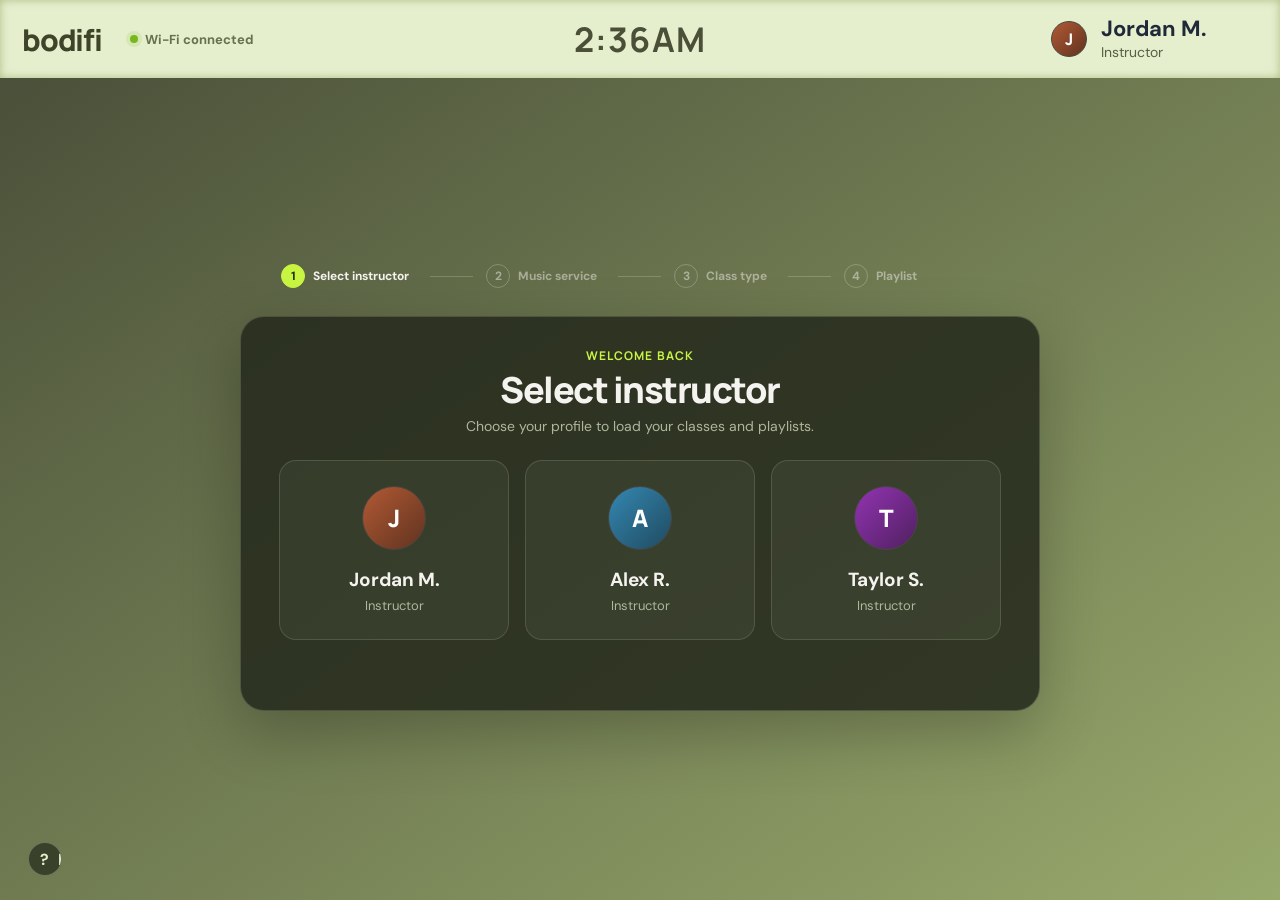
<file: index.html>
<!doctype html>
<html lang="en">
  <head>
    <meta charset="UTF-8" />
    <meta name="viewport" content="width=device-width, initial-scale=1.0" />
    <title>Bodifi Music Player</title>
    <link rel="preconnect" href="https://fonts.googleapis.com" />
    <link rel="preconnect" href="https://fonts.gstatic.com" crossorigin />
    <link
      href="https://fonts.googleapis.com/css2?family=DM+Sans:wght@400;700&family=Manrope:wght@700;800&display=swap"
      rel="stylesheet"
    />
    <link rel="icon" type="image/svg+xml" href="assets/favicon.svg" />
    <link rel="stylesheet" href="styles.css" />
  </head>
  <body>
    <main class="player-shell" id="app">
      <!-- ===== Top bar ===== -->
      <header class="topbar">
        <div class="brand-logo" aria-label="Bodifi">bodifi</div>
        <div class="system-status"><span class="connection-dot"></span>Wi-Fi connected</div>
        <time class="clock" id="clock">8:30PM</time>
        <button class="profile-button" id="profileButton" type="button" aria-label="Open instructor selection">
          <span class="avatar" id="profileAvatar">J</span>
          <span class="profile-copy">
            <strong id="profileName">Jordan M.</strong>
            <small>Instructor</small>
          </span>
        </button>
      </header>

      <!-- ===== Setup flow (steps 1-4) ===== -->
      <section class="setup-screen" id="setupScreen">
        <nav class="flow-progress" id="flowProgress" aria-label="Setup progress"></nav>

        <div class="setup-card">
          <button class="back-button" id="backButton" type="button"><span aria-hidden="true">‹</span> Back</button>
          <div class="setup-heading">
            <p id="setupEyebrow"></p>
            <h1 id="setupTitle"></h1>
            <span id="setupSub"></span>
          </div>
          <div id="setupBody"></div>
        </div>

        <button class="help-button" id="helpButton" type="button" aria-label="Help">
          ? <span>Help button</span>
        </button>
      </section>

      <!-- ===== Now playing ===== -->
      <section class="dashboard" id="dashboard" hidden>
        <section class="now-playing" aria-label="Now playing controls">
          <button class="expand-playlist-button" id="expandPlaylist" type="button" aria-label="Open playlist">
            <svg width="8" height="15" viewBox="0 0 10.5 19.5" fill="none"><path d="M0.75 18.75L9.75 9.75L0.75 0.75" stroke="#C8F542" stroke-width="1.5" stroke-linecap="round" stroke-linejoin="round"/></svg>
            <span>Playlist</span>
          </button>

          <div class="selection-context">
            <span id="ctxService">Spotify</span><i></i><span id="ctxClass">Power Circuit</span>
          </div>

          <div class="track-overview">
            <div class="album-art" id="albumArt"></div>
            <div class="track-copy">
              <p>Now playing</p>
              <h1 id="trackTitle">Run It Up</h1>
              <span id="trackArtist">Sienna Vale</span>
            </div>
          </div>

          <div class="timeline">
            <label class="sr-only" for="songProgress">Song progress</label>
            <input id="songProgress" type="range" min="0" max="100" step="0.1" value="0" />
            <div class="times"><span id="timeElapsed">0:00</span><span id="timeTotal">3:42</span></div>
          </div>

          <div class="transport">
            <button class="transport-button shuffle" id="shuffleBtn" type="button" aria-label="Shuffle playlist" aria-pressed="false">
              <svg width="22" height="22" viewBox="0 0 22 22" fill="none"><path d="M19.25 7.33333V2.75H14.6667M19.25 2.75L3.66667 18.3333M14.6667 19.25H19.25V14.6667M19.25 19.25L13.75 13.75M3.66667 3.66667L8.25 8.25" stroke="currentColor" stroke-width="1.83333" stroke-linecap="round" stroke-linejoin="round"/></svg>
            </button>
            <button class="transport-button" id="prevBtn" type="button" aria-label="Previous song">
              <svg width="28" height="29" viewBox="0 0 32.6823 33.849" fill="none"><path d="M32.6823 1.16667L10.1711 16.9245L32.6823 32.6823V1.16667Z" fill="#F3F1ED"/><path d="M1.16667 1.16667V32.6823" stroke="#F3F1ED" stroke-width="2.33333" stroke-linecap="round" stroke-linejoin="round"/></svg>
            </button>
            <button class="play-button" id="playBtn" type="button" aria-label="Play"></button>
            <button class="transport-button" id="nextBtn" type="button" aria-label="Next song">
              <svg width="28" height="29" viewBox="0 0 32.6823 33.849" fill="none" style="transform: scaleX(-1)"><path d="M32.6823 1.16667L10.1711 16.9245L32.6823 32.6823V1.16667Z" fill="#F3F1ED"/><path d="M1.16667 1.16667V32.6823" stroke="#F3F1ED" stroke-width="2.33333" stroke-linecap="round" stroke-linejoin="round"/></svg>
            </button>
          </div>

          <div class="volume-control">
            <span>Volume</span>
            <label class="sr-only" for="volume">Volume</label>
            <input id="volume" type="range" min="0" max="100" value="72" />
            <strong id="volumeLabel">72%</strong>
          </div>
        </section>

        <aside class="playlist-panel" id="playlistPanel" aria-label="Playlist songs">
          <button class="collapse-playlist-button" id="collapsePlaylist" type="button" aria-label="Close playlist">
            <svg width="8" height="15" viewBox="0 0 10.5 19.5" fill="none"><path d="M0.75 18.75L9.75 9.75L0.75 0.75" stroke="#C8F542" stroke-width="1.5" stroke-linecap="round" stroke-linejoin="round"/></svg>
          </button>
          <div class="playlist-header">
            <div>
              <p>Selected playlist</p>
              <h2 id="plName">Power Circuit</h2>
            </div>
            <button type="button" class="change-button" id="changePlaylist">Change</button>
          </div>
          <div class="playlist-summary" id="plSummary"></div>
          <div class="track-list" id="trackList"></div>
          <button class="browse-button" id="browseBtn" type="button">Browse all 24 tracks</button>
        </aside>
      </section>

      <!-- Spotify search and account controls -->
      <button class="spotify-search-button" id="openSearch" type="button" hidden>⌕ Search Spotify</button>
      <div class="spotify-modal" id="spotifyModal" hidden role="dialog" aria-modal="true" aria-labelledby="spotifyModalTitle">
        <section class="spotify-sheet">
          <div class="spotify-sheet-head"><div><p class="spotify-eyebrow">BODIFI × SPOTIFY</p><h2 id="spotifyModalTitle">Search music</h2></div><button id="closeSpotifyModal" class="spotify-outline" type="button">✕ Close</button></div>
          <div class="spotify-tabs" role="tablist" aria-label="Spotify sections">
            <button type="button" class="spotify-tab active" role="tab" aria-selected="true" data-spotify-tab="search">Search</button>
            <button type="button" class="spotify-tab" role="tab" aria-selected="false" data-spotify-tab="library">My Library</button>
            <button type="button" class="spotify-tab" role="tab" aria-selected="false" data-spotify-tab="account">Account</button>
          </div>
          <div id="spotifyAccount" class="spotify-account"></div>
          <section id="spotifyLibraryView" hidden>
            <div class="spotify-section-row"><h3>My playlists</h3><button type="button" class="spotify-outline" id="refreshLibrary">↻ Refresh</button></div>
            <p class="spotify-help-text">Playlists from your connected Spotify account. Spotify may restrict song lists for playlists owned by others.</p>
            <div id="myPlaylists" class="spotify-results" aria-live="polite"></div>
            <button id="loadMorePlaylists" class="spotify-outline" type="button" hidden>Load more playlists</button>
          </section>
          <section id="spotifyProfileView" hidden><div id="spotifyProfile" aria-live="polite"></div></section>
          <section id="spotifySearchView">
          <form id="spotifySearchForm" class="spotify-search-form" hidden>
            <input id="spotifyQuery" type="search" placeholder="Search songs or playlists" aria-label="Search Spotify" required />
            <select id="spotifySearchType" aria-label="Search type"><option value="track,playlist">All</option><option value="track">Songs</option><option value="playlist">Playlists</option></select>
            <button type="submit">Search</button>
          </form>
          <div id="spotifyResults" class="spotify-results" aria-live="polite"></div></section>
        </section>
      </div>
      <!-- ===== Help dialog ===== -->
      <div class="help-overlay" id="helpOverlay" hidden>
        <div class="help-dialog" role="dialog" aria-modal="true" aria-labelledby="helpTitle">
          <strong id="helpTitle">Need help?</strong>
          <ol>
            <li>Check the WiiM connection, then try again.</li>
            <li>If the issue continues, contact the front desk.</li>
          </ol>
          <button type="button" id="helpClose">Close</button>
        </div>
      </div>

      <div class="toast" id="toast" role="status" hidden></div>
    </main>

    <script src="spotify.js"></script>
    <script src="app.js"></script>
  </body>
</html>
</file>
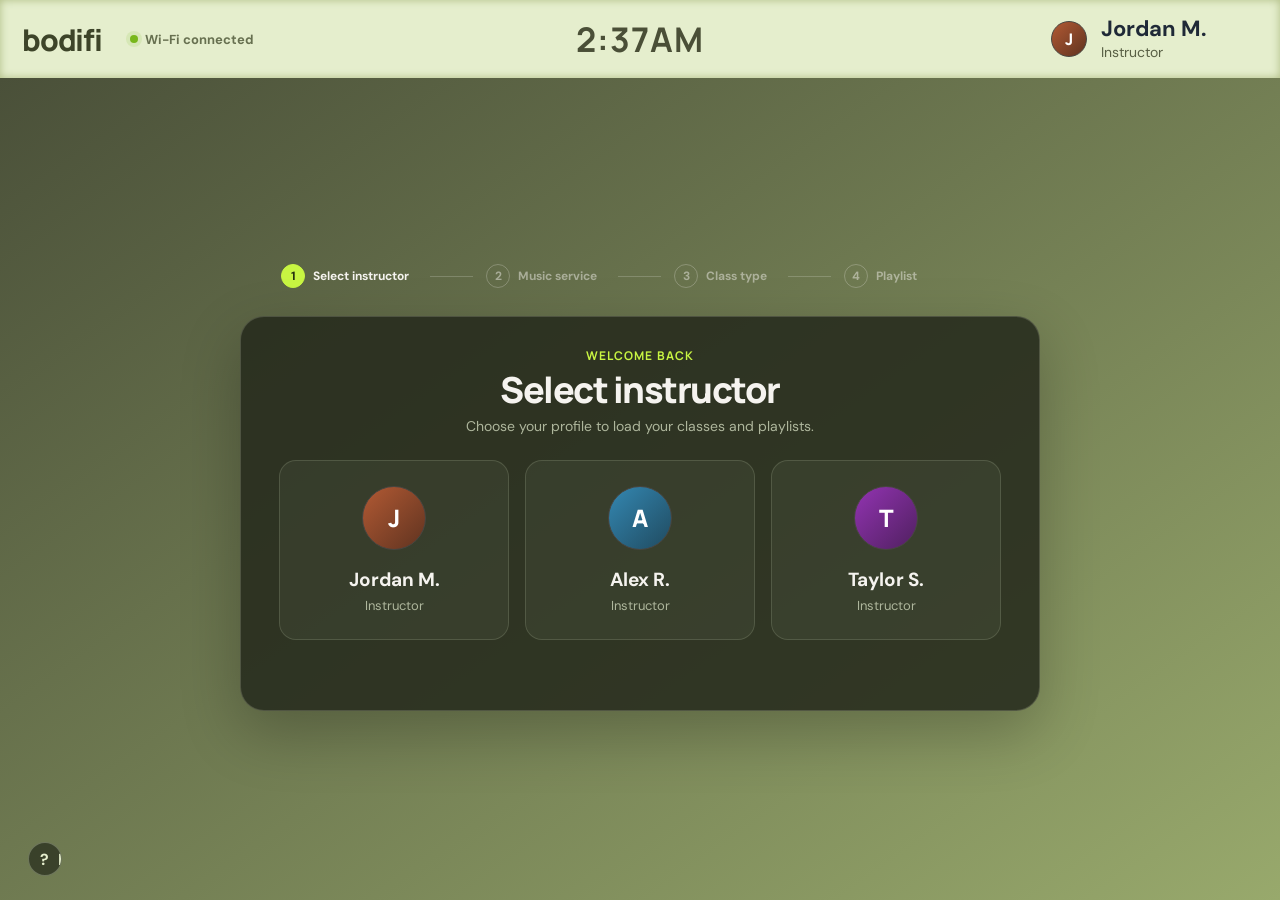
<file: bodifi-music-player 2/index.html>
<!doctype html>
<html lang="en">
  <head>
    <meta charset="UTF-8" />
    <meta name="viewport" content="width=device-width, initial-scale=1.0" />
    <title>Bodifi Music Player</title>
    <link rel="preconnect" href="https://fonts.googleapis.com" />
    <link rel="preconnect" href="https://fonts.gstatic.com" crossorigin />
    <link
      href="https://fonts.googleapis.com/css2?family=DM+Sans:wght@400;700&family=Manrope:wght@700;800&display=swap"
      rel="stylesheet"
    />
    <link rel="icon" type="image/svg+xml" href="assets/favicon.svg" />
    <link rel="stylesheet" href="styles.css" />
  </head>
  <body>
    <main class="player-shell" id="app">
      <!-- ===== Top bar ===== -->
      <header class="topbar">
        <div class="brand-logo" aria-label="Bodifi">bodifi</div>
        <div class="system-status"><span class="connection-dot"></span>Wi-Fi connected</div>
        <time class="clock" id="clock">8:30PM</time>
        <button class="profile-button" id="profileButton" type="button" aria-label="Open instructor selection">
          <span class="avatar" id="profileAvatar">J</span>
          <span class="profile-copy">
            <strong id="profileName">Jordan M.</strong>
            <small>Instructor</small>
          </span>
        </button>
      </header>

      <!-- ===== Setup flow (steps 1-4) ===== -->
      <section class="setup-screen" id="setupScreen">
        <nav class="flow-progress" id="flowProgress" aria-label="Setup progress"></nav>

        <div class="setup-card">
          <button class="back-button" id="backButton" type="button"><span aria-hidden="true">‹</span> Back</button>
          <div class="setup-heading">
            <p id="setupEyebrow"></p>
            <h1 id="setupTitle"></h1>
            <span id="setupSub"></span>
          </div>
          <div id="setupBody"></div>
        </div>

        <button class="help-button" id="helpButton" type="button" aria-label="Help">
          ? <span>Help button</span>
        </button>
      </section>

      <!-- ===== Now playing ===== -->
      <section class="dashboard" id="dashboard" hidden>
        <section class="now-playing" aria-label="Now playing controls">
          <button class="expand-playlist-button" id="expandPlaylist" type="button" aria-label="Open playlist">
            <svg width="8" height="15" viewBox="0 0 10.5 19.5" fill="none"><path d="M0.75 18.75L9.75 9.75L0.75 0.75" stroke="#C8F542" stroke-width="1.5" stroke-linecap="round" stroke-linejoin="round"/></svg>
            <span>Playlist</span>
          </button>

          <div class="selection-context">
            <span id="ctxService">Spotify</span><i></i><span id="ctxClass">Power Circuit</span>
          </div>

          <div class="track-overview">
            <div class="album-art" id="albumArt"></div>
            <div class="track-copy">
              <p>Now playing</p>
              <h1 id="trackTitle">Run It Up</h1>
              <span id="trackArtist">Sienna Vale</span>
            </div>
          </div>

          <div class="timeline">
            <label class="sr-only" for="songProgress">Song progress</label>
            <input id="songProgress" type="range" min="0" max="100" step="0.1" value="0" />
            <div class="times"><span id="timeElapsed">0:00</span><span id="timeTotal">3:42</span></div>
          </div>

          <div class="transport">
            <button class="transport-button shuffle" id="shuffleBtn" type="button" aria-label="Shuffle playlist" aria-pressed="false">
              <svg width="22" height="22" viewBox="0 0 22 22" fill="none"><path d="M19.25 7.33333V2.75H14.6667M19.25 2.75L3.66667 18.3333M14.6667 19.25H19.25V14.6667M19.25 19.25L13.75 13.75M3.66667 3.66667L8.25 8.25" stroke="currentColor" stroke-width="1.83333" stroke-linecap="round" stroke-linejoin="round"/></svg>
            </button>
            <button class="transport-button" id="prevBtn" type="button" aria-label="Previous song">
              <svg width="28" height="29" viewBox="0 0 32.6823 33.849" fill="none"><path d="M32.6823 1.16667L10.1711 16.9245L32.6823 32.6823V1.16667Z" fill="#F3F1ED"/><path d="M1.16667 1.16667V32.6823" stroke="#F3F1ED" stroke-width="2.33333" stroke-linecap="round" stroke-linejoin="round"/></svg>
            </button>
            <button class="play-button" id="playBtn" type="button" aria-label="Play"></button>
            <button class="transport-button" id="nextBtn" type="button" aria-label="Next song">
              <svg width="28" height="29" viewBox="0 0 32.6823 33.849" fill="none" style="transform: scaleX(-1)"><path d="M32.6823 1.16667L10.1711 16.9245L32.6823 32.6823V1.16667Z" fill="#F3F1ED"/><path d="M1.16667 1.16667V32.6823" stroke="#F3F1ED" stroke-width="2.33333" stroke-linecap="round" stroke-linejoin="round"/></svg>
            </button>
          </div>

          <div class="volume-control">
            <span>Volume</span>
            <label class="sr-only" for="volume">Volume</label>
            <input id="volume" type="range" min="0" max="100" value="72" />
            <strong id="volumeLabel">72%</strong>
          </div>
        </section>

        <aside class="playlist-panel" id="playlistPanel" aria-label="Playlist songs">
          <button class="collapse-playlist-button" id="collapsePlaylist" type="button" aria-label="Close playlist">
            <svg width="8" height="15" viewBox="0 0 10.5 19.5" fill="none"><path d="M0.75 18.75L9.75 9.75L0.75 0.75" stroke="#C8F542" stroke-width="1.5" stroke-linecap="round" stroke-linejoin="round"/></svg>
          </button>
          <div class="playlist-header">
            <div>
              <p>Selected playlist</p>
              <h2 id="plName">Power Circuit</h2>
            </div>
            <button type="button" class="change-button" id="changePlaylist">Change</button>
          </div>
          <div class="playlist-summary" id="plSummary"></div>
          <div class="track-list" id="trackList"></div>
          <button class="browse-button" id="browseBtn" type="button">Browse all 24 tracks</button>
        </aside>
      </section>

      <!-- ===== Help dialog ===== -->
      <div class="help-overlay" id="helpOverlay" hidden>
        <div class="help-dialog" role="dialog" aria-modal="true" aria-labelledby="helpTitle">
          <strong id="helpTitle">Need help?</strong>
          <ol>
            <li>Check the WiiM connection, then try again.</li>
            <li>If the issue continues, contact the front desk.</li>
          </ol>
          <button type="button" id="helpClose">Close</button>
        </div>
      </div>

      <div class="toast" id="toast" role="status" hidden></div>
    </main>

    <script src="app.js"></script>
  </body>
</html>
</file>
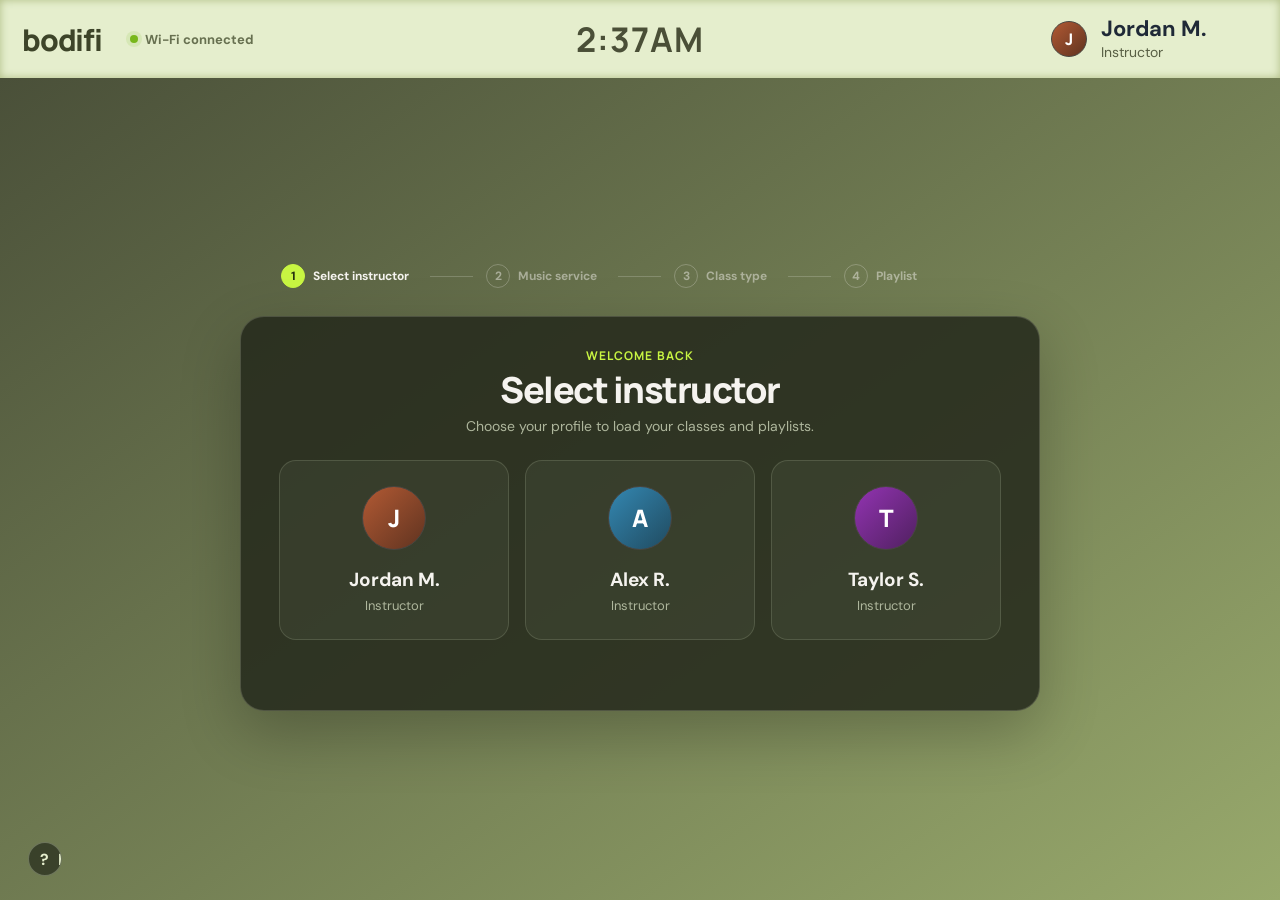
<file: bodifi-spotify/index.html>
<!doctype html>
<html lang="en">
  <head>
    <meta charset="UTF-8" />
    <meta name="viewport" content="width=device-width, initial-scale=1.0" />
    <title>Bodifi Music Player</title>
    <link rel="preconnect" href="https://fonts.googleapis.com" />
    <link rel="preconnect" href="https://fonts.gstatic.com" crossorigin />
    <link
      href="https://fonts.googleapis.com/css2?family=DM+Sans:wght@400;700&family=Manrope:wght@700;800&display=swap"
      rel="stylesheet"
    />
    <link rel="icon" type="image/svg+xml" href="assets/favicon.svg" />
    <link rel="stylesheet" href="styles.css" />
  </head>
  <body>
    <main class="player-shell" id="app">
      <!-- ===== Top bar ===== -->
      <header class="topbar">
        <div class="brand-logo" aria-label="Bodifi">bodifi</div>
        <div class="system-status"><span class="connection-dot"></span>Wi-Fi connected</div>
        <time class="clock" id="clock">8:30PM</time>
        <button class="profile-button" id="profileButton" type="button" aria-label="Open instructor selection">
          <span class="avatar" id="profileAvatar">J</span>
          <span class="profile-copy">
            <strong id="profileName">Jordan M.</strong>
            <small>Instructor</small>
          </span>
        </button>
      </header>

      <!-- ===== Setup flow (steps 1-4) ===== -->
      <section class="setup-screen" id="setupScreen">
        <nav class="flow-progress" id="flowProgress" aria-label="Setup progress"></nav>

        <div class="setup-card">
          <button class="back-button" id="backButton" type="button"><span aria-hidden="true">‹</span> Back</button>
          <div class="setup-heading">
            <p id="setupEyebrow"></p>
            <h1 id="setupTitle"></h1>
            <span id="setupSub"></span>
          </div>
          <div id="setupBody"></div>
        </div>

        <button class="help-button" id="helpButton" type="button" aria-label="Help">
          ? <span>Help button</span>
        </button>
      </section>

      <!-- ===== Now playing ===== -->
      <section class="dashboard" id="dashboard" hidden>
        <section class="now-playing" aria-label="Now playing controls">
          <button class="expand-playlist-button" id="expandPlaylist" type="button" aria-label="Open playlist">
            <svg width="8" height="15" viewBox="0 0 10.5 19.5" fill="none"><path d="M0.75 18.75L9.75 9.75L0.75 0.75" stroke="#C8F542" stroke-width="1.5" stroke-linecap="round" stroke-linejoin="round"/></svg>
            <span>Playlist</span>
          </button>

          <div class="selection-context">
            <span id="ctxService">Spotify</span><i></i><span id="ctxClass">Power Circuit</span>
          </div>

          <div class="track-overview">
            <div class="album-art" id="albumArt"></div>
            <div class="track-copy">
              <p>Now playing</p>
              <h1 id="trackTitle">Run It Up</h1>
              <span id="trackArtist">Sienna Vale</span>
            </div>
          </div>

          <div class="timeline">
            <label class="sr-only" for="songProgress">Song progress</label>
            <input id="songProgress" type="range" min="0" max="100" step="0.1" value="0" />
            <div class="times"><span id="timeElapsed">0:00</span><span id="timeTotal">3:42</span></div>
          </div>

          <div class="transport">
            <button class="transport-button shuffle" id="shuffleBtn" type="button" aria-label="Shuffle playlist" aria-pressed="false">
              <svg width="22" height="22" viewBox="0 0 22 22" fill="none"><path d="M19.25 7.33333V2.75H14.6667M19.25 2.75L3.66667 18.3333M14.6667 19.25H19.25V14.6667M19.25 19.25L13.75 13.75M3.66667 3.66667L8.25 8.25" stroke="currentColor" stroke-width="1.83333" stroke-linecap="round" stroke-linejoin="round"/></svg>
            </button>
            <button class="transport-button" id="prevBtn" type="button" aria-label="Previous song">
              <svg width="28" height="29" viewBox="0 0 32.6823 33.849" fill="none"><path d="M32.6823 1.16667L10.1711 16.9245L32.6823 32.6823V1.16667Z" fill="#F3F1ED"/><path d="M1.16667 1.16667V32.6823" stroke="#F3F1ED" stroke-width="2.33333" stroke-linecap="round" stroke-linejoin="round"/></svg>
            </button>
            <button class="play-button" id="playBtn" type="button" aria-label="Play"></button>
            <button class="transport-button" id="nextBtn" type="button" aria-label="Next song">
              <svg width="28" height="29" viewBox="0 0 32.6823 33.849" fill="none" style="transform: scaleX(-1)"><path d="M32.6823 1.16667L10.1711 16.9245L32.6823 32.6823V1.16667Z" fill="#F3F1ED"/><path d="M1.16667 1.16667V32.6823" stroke="#F3F1ED" stroke-width="2.33333" stroke-linecap="round" stroke-linejoin="round"/></svg>
            </button>
          </div>

          <div class="volume-control">
            <span>Volume</span>
            <label class="sr-only" for="volume">Volume</label>
            <input id="volume" type="range" min="0" max="100" value="72" />
            <strong id="volumeLabel">72%</strong>
          </div>
        </section>

        <aside class="playlist-panel" id="playlistPanel" aria-label="Playlist songs">
          <button class="collapse-playlist-button" id="collapsePlaylist" type="button" aria-label="Close playlist">
            <svg width="8" height="15" viewBox="0 0 10.5 19.5" fill="none"><path d="M0.75 18.75L9.75 9.75L0.75 0.75" stroke="#C8F542" stroke-width="1.5" stroke-linecap="round" stroke-linejoin="round"/></svg>
          </button>
          <div class="playlist-header">
            <div>
              <p>Selected playlist</p>
              <h2 id="plName">Power Circuit</h2>
            </div>
            <button type="button" class="change-button" id="changePlaylist">Change</button>
          </div>
          <div class="playlist-summary" id="plSummary"></div>
          <div class="track-list" id="trackList"></div>
          <button class="browse-button" id="browseBtn" type="button">Browse all 24 tracks</button>
        </aside>
      </section>

      <!-- Spotify search and account controls -->
      <button class="spotify-search-button" id="openSearch" type="button" hidden>⌕ Search Spotify</button>
      <div class="spotify-modal" id="spotifyModal" hidden role="dialog" aria-modal="true" aria-labelledby="spotifyModalTitle">
        <section class="spotify-sheet">
          <div class="spotify-sheet-head"><div><p class="spotify-eyebrow">BODIFI × SPOTIFY</p><h2 id="spotifyModalTitle">Search music</h2></div><button id="closeSpotifyModal" class="spotify-outline" type="button">✕ Close</button></div>
          <div id="spotifyAccount" class="spotify-account"></div>
          <form id="spotifySearchForm" class="spotify-search-form" hidden>
            <input id="spotifyQuery" type="search" placeholder="Search songs or playlists" aria-label="Search Spotify" required />
            <select id="spotifySearchType" aria-label="Search type"><option value="track,playlist">All</option><option value="track">Songs</option><option value="playlist">Playlists</option></select>
            <button type="submit">Search</button>
          </form>
          <div id="spotifyResults" class="spotify-results" aria-live="polite"></div>
        </section>
      </div>
      <!-- ===== Help dialog ===== -->
      <div class="help-overlay" id="helpOverlay" hidden>
        <div class="help-dialog" role="dialog" aria-modal="true" aria-labelledby="helpTitle">
          <strong id="helpTitle">Need help?</strong>
          <ol>
            <li>Check the WiiM connection, then try again.</li>
            <li>If the issue continues, contact the front desk.</li>
          </ol>
          <button type="button" id="helpClose">Close</button>
        </div>
      </div>

      <div class="toast" id="toast" role="status" hidden></div>
    </main>

    <script src="spotify.js"></script>
    <script src="app.js"></script>
  </body>
</html>
</file>
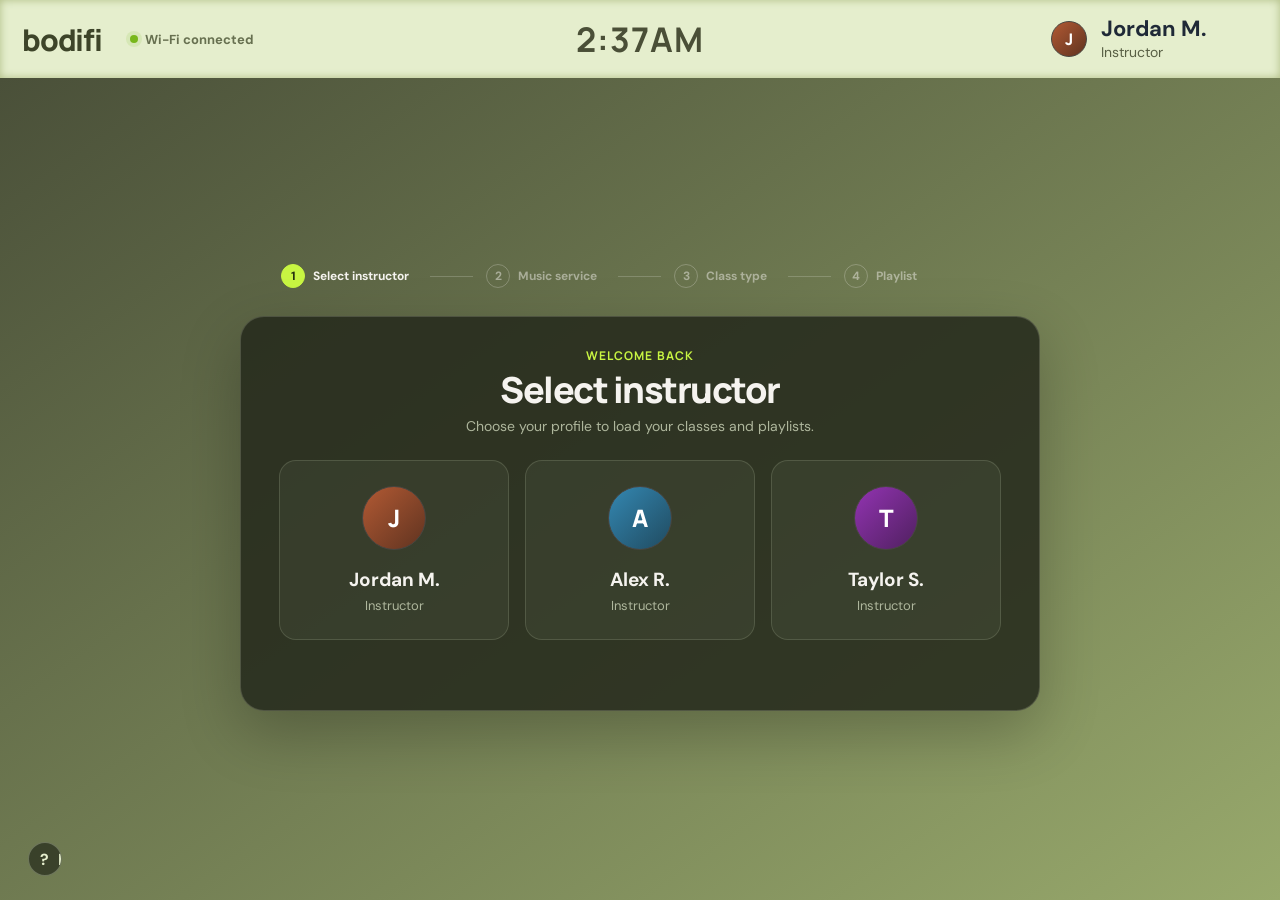
<file: bodifi-touchscreen-ready/index.html>
<!doctype html>
<html lang="en">
  <head>
    <meta charset="UTF-8" />
    <meta name="viewport" content="width=device-width, initial-scale=1.0" />
    <title>Bodifi Music Player</title>
    <link rel="preconnect" href="https://fonts.googleapis.com" />
    <link rel="preconnect" href="https://fonts.gstatic.com" crossorigin />
    <link
      href="https://fonts.googleapis.com/css2?family=DM+Sans:wght@400;700&family=Manrope:wght@700;800&display=swap"
      rel="stylesheet"
    />
    <link rel="icon" type="image/svg+xml" href="assets/favicon.svg" />
    <link rel="stylesheet" href="styles.css" />
  </head>
  <body>
    <main class="player-shell" id="app">
      <!-- ===== Top bar ===== -->
      <header class="topbar">
        <div class="brand-logo" aria-label="Bodifi">bodifi</div>
        <div class="system-status"><span class="connection-dot"></span>Wi-Fi connected</div>
        <time class="clock" id="clock">8:30PM</time>
        <button class="profile-button" id="profileButton" type="button" aria-label="Open instructor selection">
          <span class="avatar" id="profileAvatar">J</span>
          <span class="profile-copy">
            <strong id="profileName">Jordan M.</strong>
            <small>Instructor</small>
          </span>
        </button>
      </header>

      <!-- ===== Setup flow (steps 1-4) ===== -->
      <section class="setup-screen" id="setupScreen">
        <nav class="flow-progress" id="flowProgress" aria-label="Setup progress"></nav>

        <div class="setup-card">
          <button class="back-button" id="backButton" type="button"><span aria-hidden="true">‹</span> Back</button>
          <div class="setup-heading">
            <p id="setupEyebrow"></p>
            <h1 id="setupTitle"></h1>
            <span id="setupSub"></span>
          </div>
          <div id="setupBody"></div>
        </div>

        <button class="help-button" id="helpButton" type="button" aria-label="Help">
          ? <span>Help button</span>
        </button>
      </section>

      <!-- ===== Now playing ===== -->
      <section class="dashboard" id="dashboard" hidden>
        <section class="now-playing" aria-label="Now playing controls">
          <button class="expand-playlist-button" id="expandPlaylist" type="button" aria-label="Open playlist">
            <svg width="8" height="15" viewBox="0 0 10.5 19.5" fill="none"><path d="M0.75 18.75L9.75 9.75L0.75 0.75" stroke="#C8F542" stroke-width="1.5" stroke-linecap="round" stroke-linejoin="round"/></svg>
            <span>Playlist</span>
          </button>

          <div class="selection-context">
            <span id="ctxService">Spotify</span><i></i><span id="ctxClass">Power Circuit</span>
          </div>

          <div class="track-overview">
            <div class="album-art" id="albumArt"></div>
            <div class="track-copy">
              <p>Now playing</p>
              <h1 id="trackTitle">Run It Up</h1>
              <span id="trackArtist">Sienna Vale</span>
            </div>
          </div>

          <div class="timeline">
            <label class="sr-only" for="songProgress">Song progress</label>
            <input id="songProgress" type="range" min="0" max="100" step="0.1" value="0" />
            <div class="times"><span id="timeElapsed">0:00</span><span id="timeTotal">3:42</span></div>
          </div>

          <div class="transport">
            <button class="transport-button shuffle" id="shuffleBtn" type="button" aria-label="Shuffle playlist" aria-pressed="false">
              <svg width="22" height="22" viewBox="0 0 22 22" fill="none"><path d="M19.25 7.33333V2.75H14.6667M19.25 2.75L3.66667 18.3333M14.6667 19.25H19.25V14.6667M19.25 19.25L13.75 13.75M3.66667 3.66667L8.25 8.25" stroke="currentColor" stroke-width="1.83333" stroke-linecap="round" stroke-linejoin="round"/></svg>
            </button>
            <button class="transport-button" id="prevBtn" type="button" aria-label="Previous song">
              <svg width="28" height="29" viewBox="0 0 32.6823 33.849" fill="none"><path d="M32.6823 1.16667L10.1711 16.9245L32.6823 32.6823V1.16667Z" fill="#F3F1ED"/><path d="M1.16667 1.16667V32.6823" stroke="#F3F1ED" stroke-width="2.33333" stroke-linecap="round" stroke-linejoin="round"/></svg>
            </button>
            <button class="play-button" id="playBtn" type="button" aria-label="Play"></button>
            <button class="transport-button" id="nextBtn" type="button" aria-label="Next song">
              <svg width="28" height="29" viewBox="0 0 32.6823 33.849" fill="none" style="transform: scaleX(-1)"><path d="M32.6823 1.16667L10.1711 16.9245L32.6823 32.6823V1.16667Z" fill="#F3F1ED"/><path d="M1.16667 1.16667V32.6823" stroke="#F3F1ED" stroke-width="2.33333" stroke-linecap="round" stroke-linejoin="round"/></svg>
            </button>
          </div>

          <div class="volume-control">
            <span>Volume</span>
            <label class="sr-only" for="volume">Volume</label>
            <input id="volume" type="range" min="0" max="100" value="72" />
            <strong id="volumeLabel">72%</strong>
          </div>
        </section>

        <aside class="playlist-panel" id="playlistPanel" aria-label="Playlist songs">
          <button class="collapse-playlist-button" id="collapsePlaylist" type="button" aria-label="Close playlist">
            <svg width="8" height="15" viewBox="0 0 10.5 19.5" fill="none"><path d="M0.75 18.75L9.75 9.75L0.75 0.75" stroke="#C8F542" stroke-width="1.5" stroke-linecap="round" stroke-linejoin="round"/></svg>
          </button>
          <div class="playlist-header">
            <div>
              <p>Selected playlist</p>
              <h2 id="plName">Power Circuit</h2>
            </div>
            <button type="button" class="change-button" id="changePlaylist">Change</button>
          </div>
          <div class="playlist-summary" id="plSummary"></div>
          <div class="track-list" id="trackList"></div>
          <button class="browse-button" id="browseBtn" type="button">Browse all 24 tracks</button>
        </aside>
      </section>

      <!-- Spotify search and account controls -->
      <button class="spotify-search-button" id="openSearch" type="button" hidden>⌕ Search Spotify</button>
      <div class="spotify-modal" id="spotifyModal" hidden role="dialog" aria-modal="true" aria-labelledby="spotifyModalTitle">
        <section class="spotify-sheet">
          <div class="spotify-sheet-head"><div><p class="spotify-eyebrow">BODIFI × SPOTIFY</p><h2 id="spotifyModalTitle">Search music</h2></div><button id="closeSpotifyModal" class="spotify-outline" type="button">✕ Close</button></div>
          <div class="spotify-tabs" role="tablist" aria-label="Spotify sections">
            <button type="button" class="spotify-tab active" role="tab" aria-selected="true" data-spotify-tab="search">Search</button>
            <button type="button" class="spotify-tab" role="tab" aria-selected="false" data-spotify-tab="library">My Library</button>
            <button type="button" class="spotify-tab" role="tab" aria-selected="false" data-spotify-tab="account">Account</button>
          </div>
          <div id="spotifyAccount" class="spotify-account"></div>
          <button type="button" id="continueSetup" class="spotify-primary continue-setup" hidden>Continue to Class type →</button>
          <section id="spotifyLibraryView" hidden>
            <div class="spotify-section-row"><h3>My playlists</h3><button type="button" class="spotify-outline" id="refreshLibrary">↻ Refresh</button></div>
            <p class="spotify-help-text">Playlists from your connected Spotify account. Spotify may restrict song lists for playlists owned by others.</p>
            <div id="myPlaylists" class="spotify-results" aria-live="polite"></div>
            <button id="loadMorePlaylists" class="spotify-outline" type="button" hidden>Load more playlists</button>
          </section>
          <section id="spotifyProfileView" hidden><div id="spotifyProfile" aria-live="polite"></div></section>
          <section id="spotifySearchView">
          <form id="spotifySearchForm" class="spotify-search-form" hidden>
            <input id="spotifyQuery" type="search" placeholder="Search songs or playlists" aria-label="Search Spotify" required />
            <select id="spotifySearchType" aria-label="Search type"><option value="track,playlist">All</option><option value="track">Songs</option><option value="playlist">Playlists</option></select>
            <button type="submit">Search</button>
          </form>
          <div id="spotifyResults" class="spotify-results" aria-live="polite"></div></section>
        </section>
      </div>
      <!-- ===== Help dialog ===== -->
      <div class="help-overlay" id="helpOverlay" hidden>
        <div class="help-dialog" role="dialog" aria-modal="true" aria-labelledby="helpTitle">
          <strong id="helpTitle">Need help?</strong>
          <ol>
            <li>Check the WiiM connection, then try again.</li>
            <li>If the issue continues, contact the front desk.</li>
          </ol>
          <button type="button" id="helpClose">Close</button>
        </div>
      </div>

      <div class="toast" id="toast" role="status" hidden></div>
    </main>

    <script src="spotify.js"></script>
    <script src="app.js"></script>
  </body>
</html>
</file>
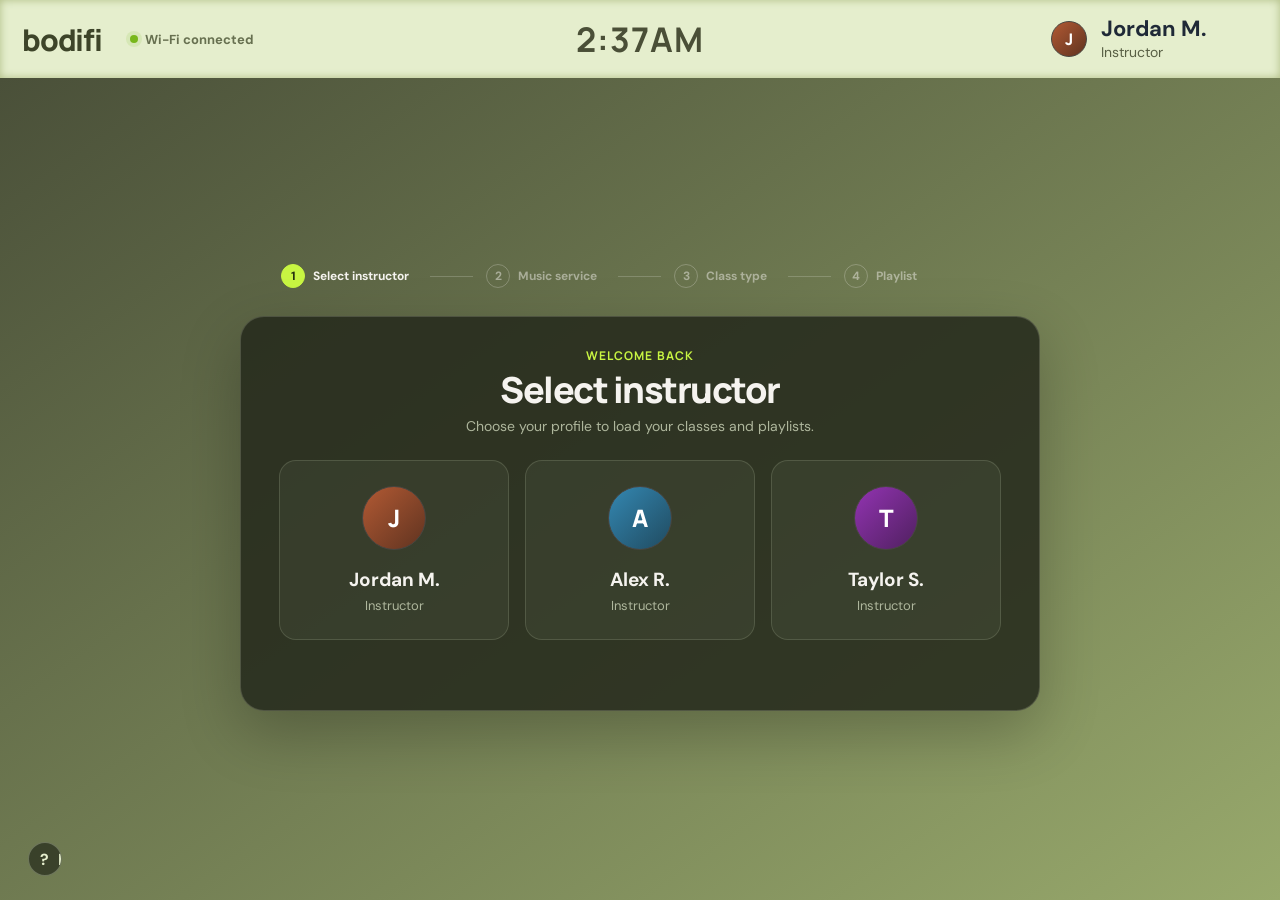
<file: old version/index.html>
<!doctype html>
<html lang="en">
  <head>
    <meta charset="UTF-8" />
    <meta name="viewport" content="width=device-width, initial-scale=1.0" />
    <title>Bodifi Music Player</title>
    <link rel="preconnect" href="https://fonts.googleapis.com" />
    <link rel="preconnect" href="https://fonts.gstatic.com" crossorigin />
    <link
      href="https://fonts.googleapis.com/css2?family=DM+Sans:wght@400;700&family=Manrope:wght@700;800&display=swap"
      rel="stylesheet"
    />
    <link rel="stylesheet" href="styles.css" />
  </head>
  <body>
    <main class="player-shell" id="app">
      <!-- ===== Top bar ===== -->
      <header class="topbar">
        <div class="brand-logo" aria-label="Bodifi">bodifi</div>
        <div class="system-status"><span class="connection-dot"></span>Wi-Fi connected</div>
        <time class="clock" id="clock">8:30PM</time>
        <button class="profile-button" id="profileButton" type="button" aria-label="Open instructor selection">
          <span class="avatar" id="profileAvatar">J</span>
          <span class="profile-copy">
            <strong id="profileName">Jordan M.</strong>
            <small>Instructor</small>
          </span>
        </button>
      </header>

      <!-- ===== Setup flow (steps 1-4) ===== -->
      <section class="setup-screen" id="setupScreen">
        <nav class="flow-progress" id="flowProgress" aria-label="Setup progress"></nav>

        <div class="setup-card">
          <button class="back-button" id="backButton" type="button"><span aria-hidden="true">‹</span> Back</button>
          <div class="setup-heading">
            <p id="setupEyebrow"></p>
            <h1 id="setupTitle"></h1>
            <span id="setupSub"></span>
          </div>
          <div id="setupBody"></div>
        </div>

        <button class="help-button" id="helpButton" type="button" aria-label="Help">
          ? <span>Help button</span>
        </button>
      </section>

      <!-- ===== Now playing ===== -->
      <section class="dashboard" id="dashboard" hidden>
        <section class="now-playing" aria-label="Now playing controls">
          <button class="expand-playlist-button" id="expandPlaylist" type="button" aria-label="Open playlist">
            <svg width="8" height="15" viewBox="0 0 10.5 19.5" fill="none"><path d="M0.75 18.75L9.75 9.75L0.75 0.75" stroke="#C8F542" stroke-width="1.5" stroke-linecap="round" stroke-linejoin="round"/></svg>
            <span>Playlist</span>
          </button>

          <div class="selection-context">
            <span id="ctxService">Spotify</span><i></i><span id="ctxClass">Power Circuit</span>
          </div>

          <div class="track-overview">
            <div class="album-art" id="albumArt"></div>
            <div class="track-copy">
              <p>Now playing</p>
              <h1 id="trackTitle">Run It Up</h1>
              <span id="trackArtist">Sienna Vale</span>
            </div>
          </div>

          <div class="timeline">
            <label class="sr-only" for="songProgress">Song progress</label>
            <input id="songProgress" type="range" min="0" max="100" step="0.1" value="0" />
            <div class="times"><span id="timeElapsed">0:00</span><span id="timeTotal">3:42</span></div>
          </div>

          <div class="transport">
            <button class="transport-button shuffle" id="shuffleBtn" type="button" aria-label="Shuffle playlist" aria-pressed="false">
              <svg width="22" height="22" viewBox="0 0 22 22" fill="none"><path d="M19.25 7.33333V2.75H14.6667M19.25 2.75L3.66667 18.3333M14.6667 19.25H19.25V14.6667M19.25 19.25L13.75 13.75M3.66667 3.66667L8.25 8.25" stroke="currentColor" stroke-width="1.83333" stroke-linecap="round" stroke-linejoin="round"/></svg>
            </button>
            <button class="transport-button" id="prevBtn" type="button" aria-label="Previous song">
              <svg width="28" height="29" viewBox="0 0 32.6823 33.849" fill="none"><path d="M32.6823 1.16667L10.1711 16.9245L32.6823 32.6823V1.16667Z" fill="#F3F1ED"/><path d="M1.16667 1.16667V32.6823" stroke="#F3F1ED" stroke-width="2.33333" stroke-linecap="round" stroke-linejoin="round"/></svg>
            </button>
            <button class="play-button" id="playBtn" type="button" aria-label="Play"></button>
            <button class="transport-button" id="nextBtn" type="button" aria-label="Next song">
              <svg width="28" height="29" viewBox="0 0 32.6823 33.849" fill="none" style="transform: scaleX(-1)"><path d="M32.6823 1.16667L10.1711 16.9245L32.6823 32.6823V1.16667Z" fill="#F3F1ED"/><path d="M1.16667 1.16667V32.6823" stroke="#F3F1ED" stroke-width="2.33333" stroke-linecap="round" stroke-linejoin="round"/></svg>
            </button>
          </div>

          <div class="volume-control">
            <span>Volume</span>
            <label class="sr-only" for="volume">Volume</label>
            <input id="volume" type="range" min="0" max="100" value="72" />
            <strong id="volumeLabel">72%</strong>
          </div>
        </section>

        <aside class="playlist-panel" id="playlistPanel" aria-label="Playlist songs">
          <button class="collapse-playlist-button" id="collapsePlaylist" type="button" aria-label="Close playlist">
            <svg width="8" height="15" viewBox="0 0 10.5 19.5" fill="none"><path d="M0.75 18.75L9.75 9.75L0.75 0.75" stroke="#C8F542" stroke-width="1.5" stroke-linecap="round" stroke-linejoin="round"/></svg>
          </button>
          <div class="playlist-header">
            <div>
              <p>Selected playlist</p>
              <h2 id="plName">Power Circuit</h2>
            </div>
            <button type="button" class="change-button" id="changePlaylist">Change</button>
          </div>
          <div class="playlist-summary" id="plSummary"></div>
          <div class="track-list" id="trackList"></div>
          <button class="browse-button" id="browseBtn" type="button">Browse all 24 tracks</button>
        </aside>
      </section>

      <!-- ===== Help dialog ===== -->
      <div class="help-overlay" id="helpOverlay" hidden>
        <div class="help-dialog" role="dialog" aria-modal="true" aria-labelledby="helpTitle">
          <strong id="helpTitle">Need help?</strong>
          <ol>
            <li>Check the WiiM connection, then try again.</li>
            <li>If the issue continues, contact the front desk.</li>
          </ol>
          <button type="button" id="helpClose">Close</button>
        </div>
      </div>

      <div class="toast" id="toast" role="status" hidden></div>
    </main>

    <script src="app.js"></script>
  </body>
</html>
</file>
<file: styles.css>
:root {
  color: #f5f3ef;
  background: #24291c;
  font-family: 'DM Sans', sans-serif;
  font-synthesis: none;
  --lime: #c8f542;
  --muted: #aeb69c;
  --panel: rgb(38 43 29 / 88%);
}

* { box-sizing: border-box; }
[hidden] { display: none !important; }

body { margin: 0; min-width: 320px; min-height: 100dvh; }
button, input { font: inherit; }
button { color: inherit; }

.player-shell {
  width: 100vw;
  height: 100dvh;
  min-height: 600px;
  overflow: hidden;
  background: #575d42;
}

/* ---------- Top bar ---------- */
.topbar {
  position: relative;
  z-index: 5;
  display: flex;
  height: 78px;
  align-items: center;
  padding: 0 22px;
  color: #1f2937;
  background: #e5eecd;
  box-shadow: inset 0 0 8.6px #afbd84;
}

.brand-logo {
  font-family: 'Manrope', sans-serif;
  font-weight: 800;
  font-size: 30px;
  letter-spacing: -1.2px;
  color: #3d4429;
}

.system-status {
  display: flex;
  align-items: center;
  gap: 7px;
  margin-left: 28px;
  color: #677050;
  font-size: 13px;
  font-weight: 700;
}

.connection-dot {
  width: 8px;
  height: 8px;
  border-radius: 50%;
  background: #78b71b;
  box-shadow: 0 0 0 4px rgb(120 183 27 / 13%);
}

.clock {
  position: absolute;
  left: 50%;
  transform: translateX(-50%);
  color: #4a4f37;
  font-family: 'Manrope', sans-serif;
  font-size: 34px;
  font-weight: 700;
  letter-spacing: 1.2px;
  line-height: 1;
}

.profile-button {
  display: flex;
  min-width: 215px;
  align-items: center;
  gap: 14px;
  margin-left: auto;
  border: 0;
  border-radius: 9px;
  padding: 6px 8px;
  background: transparent;
  cursor: pointer;
}
.profile-button:hover,
.profile-button:focus-visible { background: rgb(175 189 132 / 22%); outline: none; }

.avatar,
.choice-avatar {
  display: grid;
  place-items: center;
  border-radius: 50%;
  color: #fff;
  font-family: 'Manrope', sans-serif;
  font-weight: 800;
  border: 1px solid #484641;
}
.avatar { width: 36px; height: 36px; font-size: 16px; }

.profile-copy { display: flex; flex-direction: column; align-items: flex-start; }
.profile-copy strong { font-weight: 700; font-size: 22px; line-height: 1; }
.profile-copy small { margin-top: 3px; color: #585f44; font-size: 14px; }

/* ---------- Setup screen ---------- */
.setup-screen {
  position: relative;
  display: flex;
  height: calc(100dvh - 78px);
  min-height: 522px;
  flex-direction: column;
  align-items: center;
  justify-content: center;
  gap: 28px;
  padding: 23px 54px 26px;
  background: linear-gradient(145deg, #4a5039 0%, #98a96c 100%);
}

.flow-progress {
  display: flex;
  width: min(760px, 100%);
  align-items: center;
  justify-content: center;
}

.flow-progress button {
  display: flex;
  min-width: 155px;
  align-items: center;
  gap: 8px;
  border: 0;
  padding: 0;
  color: rgb(245 243 239 / 48%);
  background: transparent;
  font-weight: 700;
  font-size: 12px;
  white-space: nowrap;
  cursor: pointer;
}
.flow-progress button:not(:last-child)::after {
  width: 43px;
  height: 1px;
  margin: 0 13px;
  background: rgb(245 243 239 / 20%);
  content: '';
}
.flow-progress button:disabled { cursor: default; }
.flow-progress button:not(:disabled):hover,
.flow-progress button:focus-visible { color: #f5f3ef; outline: none; }

.flow-progress i {
  display: grid;
  width: 24px;
  height: 24px;
  flex: 0 0 auto;
  place-items: center;
  border: 1px solid rgb(245 243 239 / 25%);
  border-radius: 50%;
  font-style: normal;
}
.flow-progress .complete { color: #f5f3ef; }
.flow-progress .complete i { border-color: var(--lime); color: #26300f; background: var(--lime); }

.setup-card {
  position: relative;
  width: min(800px, 100%);
  min-height: 395px;
  border: 1px solid rgb(229 238 205 / 18%);
  border-radius: 24px;
  padding: 30px 38px;
  background: var(--panel);
  box-shadow: 0 22px 60px rgb(0 0 0 / 24%);
}

.back-button {
  position: absolute;
  top: 24px;
  left: 28px;
  display: flex;
  align-items: center;
  gap: 5px;
  border: 0;
  padding: 5px 8px;
  color: var(--lime);
  background: transparent;
  font-weight: 700;
  font-size: 13px;
  cursor: pointer;
}
.back-button span { font-size: 24px; line-height: 0.7; }
.back-button:hover,
.back-button:focus-visible { border-radius: 7px; outline: none; background: rgb(200 245 66 / 9%); }

.setup-heading { margin-bottom: 25px; text-align: center; }
.setup-heading p {
  margin: 0 0 6px;
  color: var(--lime);
  font-family: 'Manrope', sans-serif;
  font-size: 12px;
  font-weight: 700;
  letter-spacing: 1.1px;
  text-transform: uppercase;
}
.setup-heading h1 {
  margin: 0;
  font-family: 'Manrope', sans-serif;
  font-size: 36px;
  font-weight: 800;
  letter-spacing: -1.5px;
  line-height: 1.1;
}
.setup-heading span { display: block; margin-top: 7px; color: var(--muted); font-size: 14px; }

.choice-grid { display: grid; gap: 16px; }
.choice-grid.three { grid-template-columns: repeat(3, 1fr); }
.choice-grid.two { width: 490px; max-width: 100%; grid-template-columns: repeat(2, 1fr); margin: 0 auto; }

.choice-card {
  display: flex;
  min-height: 180px;
  flex-direction: column;
  align-items: center;
  justify-content: center;
  border: 1px solid rgb(229 238 205 / 15%);
  border-radius: 17px;
  padding: 20px;
  background: rgb(229 238 205 / 5%);
  cursor: pointer;
  transition: transform 150ms ease, border-color 150ms ease, background 150ms ease;
}
.choice-card:hover,
.choice-card:focus-visible,
.choice-card.selected {
  border-color: rgb(200 245 66 / 58%);
  outline: none;
  background: rgb(200 245 66 / 9%);
  transform: translateY(-2px);
}
.choice-card strong { font-weight: 700; font-size: 19px; }
.choice-card small { margin-top: 5px; color: var(--muted); font-size: 13px; }

.choice-avatar { width: 64px; height: 64px; margin-bottom: 17px; font-size: 24px; }

.service-mark {
  display: grid;
  width: 64px;
  height: 64px;
  margin-bottom: 17px;
  place-items: center;
  border-radius: 50%;
  color: #26300f;
  background: var(--lime);
}
.service-mark svg { width: 32px; height: 32px; fill: currentColor; }

.class-card { position: relative; min-height: 165px; align-items: flex-start; justify-content: flex-end; text-align: left; }
.class-number {
  position: absolute;
  top: 18px;
  right: 18px;
  color: rgb(200 245 66 / 62%);
  font-family: 'Manrope', sans-serif;
  font-weight: 800;
  font-size: 30px;
}

.playlist-choices { display: grid; width: 620px; max-width: 100%; gap: 10px; margin: 0 auto; }
.playlist-choice {
  display: grid;
  width: 100%;
  grid-template-columns: 58px 1fr 10px;
  align-items: center;
  gap: 16px;
  border: 1px solid rgb(229 238 205 / 12%);
  border-radius: 13px;
  padding: 10px 16px 10px 10px;
  background: rgb(229 238 205 / 4%);
  text-align: left;
  cursor: pointer;
}
.playlist-choice:hover,
.playlist-choice:focus-visible,
.playlist-choice.selected { border-color: rgb(200 245 66 / 48%); outline: none; background: rgb(200 245 66 / 8%); }
.playlist-choice .art { width: 58px; height: 58px; border-radius: 9px; }
.playlist-choice .meta { display: flex; flex-direction: column; gap: 4px; }
.playlist-choice strong { font-weight: 700; font-size: 16px; }
.playlist-choice small { color: var(--muted); font-size: 12px; }

.help-button {
  position: absolute;
  bottom: 24px;
  left: 28px;
  display: flex;
  width: 34px;
  height: 34px;
  align-items: center;
  gap: 9px;
  overflow: hidden;
  border: 1px solid rgb(229 238 205 / 30%);
  border-radius: 50%;
  padding: 0 11px;
  color: #e5eecd;
  background: rgb(38 43 29 / 72%);
  font-weight: 700;
  white-space: nowrap;
  cursor: pointer;
  transition: width 160ms ease;
}
.help-button:hover,
.help-button:focus-visible { width: 118px; border-radius: 999px; outline: none; }

/* ---------- Help dialog ---------- */
.help-overlay {
  position: fixed;
  z-index: 20;
  inset: 0;
  display: grid;
  place-items: center;
  background: rgb(10 12 6 / 55%);
}
.help-dialog {
  display: grid;
  width: min(380px, calc(100vw - 32px));
  gap: 10px;
  border: 1px solid rgb(200 245 66 / 35%);
  border-radius: 16px;
  padding: 22px;
  background: #262b1d;
  box-shadow: 0 20px 50px rgb(0 0 0 / 35%);
}
.help-dialog strong { color: var(--lime); font-size: 18px; }
.help-dialog ol { margin: 0; padding-left: 20px; color: #cdd3c1; font-size: 14px; line-height: 1.6; }
.help-dialog button {
  justify-self: end;
  border: 1px solid rgb(200 245 66 / 42%);
  border-radius: 999px;
  padding: 8px 20px;
  color: var(--lime);
  background: transparent;
  font-weight: 700;
  font-size: 13px;
  cursor: pointer;
}
.help-dialog button:hover,
.help-dialog button:focus-visible { outline: none; color: #26300f; background: var(--lime); }

.toast {
  position: fixed;
  z-index: 30;
  bottom: 24px;
  left: 50%;
  transform: translateX(-50%);
  border-radius: 999px;
  padding: 10px 20px;
  background: #262b1d;
  border: 1px solid rgb(200 245 66 / 35%);
  font-size: 13px;
  color: #e5eecd;
}

/* ---------- Now playing ---------- */
.dashboard {
  display: grid;
  height: calc(100dvh - 78px);
  min-height: 522px;
  grid-template-columns: minmax(0, 1fr) minmax(0, 2fr);
  background: linear-gradient(145deg, #4a5039 0%, #98a96c 100%);
  transition: grid-template-columns 280ms ease;
}
.dashboard.playlist-collapsed { grid-template-columns: 0 minmax(0, 1fr); }

.now-playing {
  order: 2;
  position: relative;
  display: flex;
  min-width: 0;
  flex-direction: column;
  justify-content: center;
  gap: 4px;
  padding: 30px 52px 32px;
}

.expand-playlist-button,
.collapse-playlist-button {
  display: flex;
  align-items: center;
  justify-content: center;
  border: 1px solid rgb(200 245 66 / 42%);
  color: var(--lime);
  background: rgb(38 43 29 / 82%);
  cursor: pointer;
}
.expand-playlist-button:hover,
.expand-playlist-button:focus-visible,
.collapse-playlist-button:hover,
.collapse-playlist-button:focus-visible { outline: none; background: rgb(200 245 66 / 12%); }

.expand-playlist-button {
  position: absolute;
  z-index: 2;
  top: 24px;
  left: 24px;
  gap: 9px;
  border-radius: 999px;
  padding: 9px 14px;
  font-weight: 700;
  font-size: 12px;
}
.dashboard:not(.playlist-collapsed) .expand-playlist-button { display: none; }

.collapse-playlist-button {
  position: absolute;
  z-index: 2;
  top: 20px;
  right: 20px;
  width: 36px;
  height: 36px;
  border-radius: 50%;
}
.collapse-playlist-button svg { transform: scaleX(-1); }

.selection-context {
  display: flex;
  align-items: center;
  gap: 10px;
  margin-bottom: 20px;
  color: #d9e0c3;
  font-family: 'Manrope', sans-serif;
  font-size: 12px;
  font-weight: 700;
  letter-spacing: 1.1px;
  text-transform: uppercase;
}
.selection-context i { width: 3px; height: 3px; border-radius: 50%; background: var(--lime); }

.track-overview { display: grid; grid-template-columns: 152px minmax(0, 1fr); align-items: center; gap: 24px; }
.album-art { width: 152px; height: 152px; overflow: hidden; border-radius: 16px; box-shadow: 0 20px 38px rgb(0 0 0 / 32%); }
.art { display: grid; place-items: center; width: 100%; height: 100%; flex: 0 0 auto; }
.art svg { width: 42%; height: 42%; opacity: 0.85; }

.track-copy { min-width: 0; }
.track-copy p,
.playlist-header p {
  margin: 0 0 6px;
  color: var(--lime);
  font-family: 'Manrope', sans-serif;
  font-size: 12px;
  font-weight: 700;
  letter-spacing: 1.1px;
  text-transform: uppercase;
}
.track-copy h1 {
  margin: 0;
  padding: 2px 0 4px;
  font-family: 'Manrope', sans-serif;
  font-size: 42px;
  font-weight: 800;
  letter-spacing: -2.2px;
  line-height: 1.08;
  overflow-wrap: anywhere;
}
.track-copy > span { display: block; margin-top: 9px; color: #e0dfdb; font-size: 21px; }

.timeline { width: 100%; margin-top: 25px; }

input[type='range'] {
  --value: 50%;
  width: 100%;
  height: 24px;
  margin: 0;
  appearance: none;
  background: transparent;
  cursor: pointer;
}
input[type='range']::-webkit-slider-runnable-track {
  height: 8px;
  border-radius: 9px;
  background: linear-gradient(90deg, #daff6b 0%, var(--lime) var(--value), #e1e0dc var(--value), #e1e0dc 100%);
}
input[type='range']::-webkit-slider-thumb {
  width: 24px;
  height: 24px;
  margin-top: -8px;
  appearance: none;
  border: 4px solid #f5f3ef;
  border-radius: 50%;
  background: var(--lime);
}
input[type='range']::-moz-range-track { height: 8px; border-radius: 9px; background: #e1e0dc; }
input[type='range']::-moz-range-progress { height: 8px; border-radius: 9px; background: var(--lime); }
input[type='range']::-moz-range-thumb { width: 16px; height: 16px; border: 4px solid #f5f3ef; border-radius: 50%; background: var(--lime); }

.times { display: flex; justify-content: space-between; margin-top: -1px; font-size: 13px; }

.transport { display: flex; height: 82px; align-items: center; justify-content: center; gap: 27px; }
.transport-button,
.play-button { display: grid; place-items: center; border: 0; padding: 0; background: transparent; cursor: pointer; }
.transport-button { width: 36px; height: 40px; opacity: 0.96; color: #f3f1ed; }
.transport-button.shuffle { opacity: 0.6; }
.transport-button.shuffle.on { opacity: 1; color: var(--lime); }
.transport-button:hover { opacity: 1; }
.play-button {
  width: 68px;
  height: 68px;
  border-radius: 50%;
  background: var(--lime);
  transition: transform 160ms ease, box-shadow 160ms ease;
}
.play-button:hover,
.play-button:focus-visible { outline: none; box-shadow: 0 0 0 6px rgb(245 243 239 / 22%); transform: scale(1.04); }
.play-icon { width: 0; height: 0; margin-left: 5px; border-top: 12px solid transparent; border-bottom: 12px solid transparent; border-left: 19px solid #11170d; }

.volume-control {
  display: grid;
  grid-template-columns: auto 1fr 42px;
  align-items: center;
  gap: 13px;
  margin-top: 10px;
  color: #eef0e8;
  font-family: 'Manrope', sans-serif;
  font-size: 12px;
  letter-spacing: 0.4px;
}
.volume-control input { height: 18px; }
.volume-control input[type='range']::-webkit-slider-runnable-track { height: 5px; }
.volume-control input[type='range']::-webkit-slider-thumb { width: 17px; height: 17px; margin-top: -6px; border-width: 3px; }
.volume-control strong { font-size: 13px; text-align: right; }

/* ---------- Playlist panel ---------- */
.playlist-panel {
  order: 1;
  position: relative;
  display: flex;
  min-width: 0;
  flex-direction: column;
  overflow: hidden;
  border-right: 1px solid rgb(229 238 205 / 18%);
  padding: 30px 24px 24px;
  background: var(--panel);
  box-shadow: 0 22px 60px rgb(0 0 0 / 24%);
  transition: transform 280ms ease, opacity 180ms ease, padding 280ms ease;
}
.playlist-collapsed .playlist-panel {
  padding-right: 0;
  padding-left: 0;
  border: 0;
  opacity: 0;
  pointer-events: none;
  transform: translateX(-100%);
}

.playlist-header { display: flex; align-items: center; justify-content: space-between; padding-right: 44px; }
.playlist-header h2 { margin: 0; font-family: 'Manrope', sans-serif; font-size: 25px; font-weight: 800; letter-spacing: -0.9px; line-height: 1; }

.change-button,
.browse-button {
  border: 1px solid rgb(200 245 66 / 42%);
  border-radius: 999px;
  color: var(--lime);
  background: transparent;
  font-weight: 700;
  cursor: pointer;
}
.change-button { padding: 8px 17px; font-size: 13px; }
.change-button:hover,
.change-button:focus-visible,
.browse-button:hover,
.browse-button:focus-visible { outline: none; color: #26300f; background: var(--lime); }

.playlist-summary { display: flex; gap: 10px; margin: 15px 0 14px; color: var(--muted); font-size: 12px; }
.playlist-summary span + span::before { margin-right: 10px; color: #5f674f; content: '•'; }

.track-list { min-height: 0; flex: 1; overflow-y: auto; }
.track-row {
  position: relative;
  display: grid;
  width: 100%;
  height: 67px;
  grid-template-columns: 27px 46px 1fr 38px 9px;
  align-items: center;
  gap: 13px;
  border: 0;
  border-top: 1px solid rgb(229 238 205 / 10%);
  padding: 8px 8px 8px 4px;
  background: transparent;
  text-align: left;
  cursor: pointer;
}
.track-row:hover,
.track-row:focus-visible { border-radius: 11px; outline: none; background: rgb(229 238 205 / 7%); }
.track-row.active { border-radius: 11px; background: rgb(200 245 66 / 10%); }
.track-number { color: #818a71; font-size: 12px; text-align: center; }
.track-row.active .track-number { color: var(--lime); font-size: 9px; }
.track-row .art { width: 46px; height: 46px; border-radius: 7px; }
.row-copy { display: flex; min-width: 0; flex-direction: column; gap: 3px; }
.row-copy strong { overflow: hidden; font-weight: 700; font-size: 15px; text-overflow: ellipsis; white-space: nowrap; }
.track-row.active .row-copy strong { color: var(--lime); }
.row-copy small,
.duration { color: var(--muted); font-size: 12px; }
.duration { text-align: right; }

.browse-button { align-self: center; margin-top: 10px; padding: 9px 20px; font-size: 12px; }

.sr-only { position: absolute; width: 1px; height: 1px; overflow: hidden; clip: rect(0, 0, 0, 0); white-space: nowrap; }

/* ---------- Responsive ---------- */
@media (max-width: 800px) {
  .player-shell { height: auto; min-height: 100dvh; overflow: auto; }
  .system-status, .clock { display: none; }
  .dashboard { height: auto; grid-template-columns: 1fr; }
  .dashboard.playlist-collapsed { grid-template-columns: 1fr; }
  .playlist-collapsed .playlist-panel { display: none; }
  .setup-screen { height: auto; min-height: calc(100dvh - 78px); padding: 24px 18px 70px; }
  .flow-progress { justify-content: flex-start; overflow-x: auto; }
  .flow-progress button { min-width: auto; }
  .flow-progress button:not(:last-child)::after { width: 18px; margin: 0 9px; }
  .setup-card { min-height: 0; padding: 25px 20px; }
  .setup-heading { padding-top: 22px; }
  .choice-grid.three, .choice-grid.two { width: 100%; grid-template-columns: 1fr; }
  .choice-card { min-height: 130px; }
  .playlist-choices { width: 100%; }
  .now-playing { padding: 30px 28px; }
  .playlist-panel { margin: 0 18px 20px; border: 1px solid rgb(229 238 205 / 18%); border-radius: 24px; padding: 23px 25px 18px; }
  .track-copy h1 { font-size: 32px; }
}

/* Spotify additions: use existing BODiFi lime, olive, typography and corner radius */
.spotify-search-button { position:fixed;z-index:8;right:26px;bottom:24px;border:1px solid var(--lime);border-radius:40px;background:#262b1d;color:var(--lime);padding:12px 19px;font-weight:700;cursor:pointer;box-shadow:0 5px 20px #0005 }
.spotify-modal {position:fixed;z-index:40;inset:0;display:grid;place-items:center;background:#101408d9;padding:14px}
.spotify-sheet {background:#292f20;color:#f5f3ef;border:1px solid #8ca64c;border-radius:24px;width:min(780px,100%);max-height:90dvh;overflow:auto;padding:28px;box-shadow:0 20px 90px #0009}
.spotify-sheet-head {display:flex;align-items:start;justify-content:space-between;gap:12px}.spotify-sheet h2{font:800 32px Manrope,sans-serif;margin:0}.spotify-eyebrow,.spotify-result-label{color:var(--lime);font-size:12px;font-weight:800;letter-spacing:1px;text-transform:uppercase}.spotify-account{margin:16px 0;color:#d3d9c6;font-size:14px}.spotify-account p{line-height:1.5}
.spotify-primary,.spotify-search-form button,.spotify-config-form button{background:var(--lime);border:0;color:#26300f;border-radius:100px;padding:12px 20px;font-weight:800;cursor:pointer}.spotify-outline{background:transparent;color:var(--lime);border:1px solid #9bbd3a;border-radius:50px;padding:10px 15px;cursor:pointer}.spotify-link{background:transparent;border:0;color:var(--lime);text-decoration:underline;cursor:pointer}.spotify-connected{display:flex;gap:10px;align-items:center;margin-bottom:12px}
.spotify-config-form,.spotify-search-form{display:flex;gap:10px;flex-wrap:wrap}.spotify-config-form input,.spotify-search-form input,.spotify-search-form select{flex:1;min-width:145px;background:#38422c;color:#fff;border:1px solid #788765;padding:12px 15px;border-radius:12px;font:inherit;outline-color:var(--lime)}.spotify-results{margin-top:22px;max-height:46dvh;overflow:auto}.spotify-result{display:flex;align-items:center;text-align:left;gap:14px;width:100%;background:transparent;color:#fff;border:0;border-bottom:1px solid #ffffff20;padding:10px;cursor:pointer}.spotify-result:hover{background:#c8f54220;border-radius:10px}.spotify-result .spotify-cover,.spotify-result .art{width:52px;height:52px;object-fit:cover;border-radius:7px;flex-shrink:0}.spotify-result span:nth-child(2){display:flex;flex:1;min-width:0;flex-direction:column;gap:3px}.spotify-result strong,.spotify-result small{overflow:hidden;text-overflow:ellipsis;white-space:nowrap}.spotify-result small{color:var(--muted)}.spotify-action{color:var(--lime);font-size:12px}.spotify-cover{height:100%;width:100%;object-fit:cover;border-radius:inherit}.album-art .spotify-cover{width:100%;height:100%}
@media(max-width:800px){.spotify-sheet{padding:20px}.spotify-search-button{right:14px;bottom:12px}.spotify-sheet h2{font-size:26px}.spotify-sheet-head{flex-wrap:wrap}}

/* Real Spotify playlist access messaging */
.playlist-notice { color: #c5cbb7; font-size: 13px; line-height: 1.6; padding: 14px 10px; margin: 8px 0; }

/* Spotify personal library and account — uses the existing BODiFi palette */
.spotify-tabs{display:flex;gap:8px;margin:18px 0;border-bottom:1px solid #ffffff27;padding-bottom:12px;flex-wrap:wrap}
.spotify-tab{padding:11px 18px;border:1px solid #ffffff29;background:#38422c;color:#d3d9c6;border-radius:999px;font-weight:700;cursor:pointer}
.spotify-tab.active,.spotify-tab:hover,.spotify-tab:focus-visible{color:#26300f;background:var(--lime);border-color:var(--lime);outline:none}
.spotify-section-row{display:flex;align-items:center;justify-content:space-between;gap:12px}
.spotify-section-row h3{font:800 22px Manrope,sans-serif;margin:12px 0}
.spotify-help-text{color:var(--muted);font-size:13px;line-height:1.6;margin:8px 0 14px}
#spotifyLibraryView .spotify-results{max-height:43dvh;margin:5px 0 16px}
.spotify-profile-card{display:flex;align-items:center;gap:18px;padding:20px;border:1px solid #ffffff27;border-radius:16px;background:#ffffff0b;flex-wrap:wrap}
.spotify-profile-avatar{height:76px;width:76px;object-fit:cover;border-radius:50%;background:#52682b;display:grid;place-items:center;font-size:30px;color:var(--lime)}
.spotify-profile-card>div{display:flex;flex-direction:column;gap:7px}.spotify-profile-card strong{font-size:22px}.spotify-profile-card small{color:var(--muted)}.spotify-profile-card a{color:var(--lime);font-size:14px}
@media(max-width:500px){.spotify-tab{flex:1;padding:10px 8px;font-size:13px}.spotify-profile-avatar{height:60px;width:60px}}
</file>
<file: bodifi-music-player 2/styles.css>
:root {
  color: #f5f3ef;
  background: #24291c;
  font-family: 'DM Sans', sans-serif;
  font-synthesis: none;
  --lime: #c8f542;
  --muted: #aeb69c;
  --panel: rgb(38 43 29 / 88%);
}

* { box-sizing: border-box; }
[hidden] { display: none !important; }

body { margin: 0; min-width: 320px; min-height: 100dvh; }
button, input { font: inherit; }
button { color: inherit; }

.player-shell {
  width: 100vw;
  height: 100dvh;
  min-height: 600px;
  overflow: hidden;
  background: #575d42;
}

/* ---------- Top bar ---------- */
.topbar {
  position: relative;
  z-index: 5;
  display: flex;
  height: 78px;
  align-items: center;
  padding: 0 22px;
  color: #1f2937;
  background: #e5eecd;
  box-shadow: inset 0 0 8.6px #afbd84;
}

.brand-logo {
  font-family: 'Manrope', sans-serif;
  font-weight: 800;
  font-size: 30px;
  letter-spacing: -1.2px;
  color: #3d4429;
}

.system-status {
  display: flex;
  align-items: center;
  gap: 7px;
  margin-left: 28px;
  color: #677050;
  font-size: 13px;
  font-weight: 700;
}

.connection-dot {
  width: 8px;
  height: 8px;
  border-radius: 50%;
  background: #78b71b;
  box-shadow: 0 0 0 4px rgb(120 183 27 / 13%);
}

.clock {
  position: absolute;
  left: 50%;
  transform: translateX(-50%);
  color: #4a4f37;
  font-family: 'Manrope', sans-serif;
  font-size: 34px;
  font-weight: 700;
  letter-spacing: 1.2px;
  line-height: 1;
}

.profile-button {
  display: flex;
  min-width: 215px;
  align-items: center;
  gap: 14px;
  margin-left: auto;
  border: 0;
  border-radius: 9px;
  padding: 6px 8px;
  background: transparent;
  cursor: pointer;
}
.profile-button:hover,
.profile-button:focus-visible { background: rgb(175 189 132 / 22%); outline: none; }

.avatar,
.choice-avatar {
  display: grid;
  place-items: center;
  border-radius: 50%;
  color: #fff;
  font-family: 'Manrope', sans-serif;
  font-weight: 800;
  border: 1px solid #484641;
}
.avatar { width: 36px; height: 36px; font-size: 16px; }

.profile-copy { display: flex; flex-direction: column; align-items: flex-start; }
.profile-copy strong { font-weight: 700; font-size: 22px; line-height: 1; }
.profile-copy small { margin-top: 3px; color: #585f44; font-size: 14px; }

/* ---------- Setup screen ---------- */
.setup-screen {
  position: relative;
  display: flex;
  height: calc(100dvh - 78px);
  min-height: 522px;
  flex-direction: column;
  align-items: center;
  justify-content: center;
  gap: 28px;
  padding: 23px 54px 26px;
  background: linear-gradient(145deg, #4a5039 0%, #98a96c 100%);
}

.flow-progress {
  display: flex;
  width: min(760px, 100%);
  align-items: center;
  justify-content: center;
}

.flow-progress button {
  display: flex;
  min-width: 155px;
  align-items: center;
  gap: 8px;
  border: 0;
  padding: 0;
  color: rgb(245 243 239 / 48%);
  background: transparent;
  font-weight: 700;
  font-size: 12px;
  white-space: nowrap;
  cursor: pointer;
}
.flow-progress button:not(:last-child)::after {
  width: 43px;
  height: 1px;
  margin: 0 13px;
  background: rgb(245 243 239 / 20%);
  content: '';
}
.flow-progress button:disabled { cursor: default; }
.flow-progress button:not(:disabled):hover,
.flow-progress button:focus-visible { color: #f5f3ef; outline: none; }

.flow-progress i {
  display: grid;
  width: 24px;
  height: 24px;
  flex: 0 0 auto;
  place-items: center;
  border: 1px solid rgb(245 243 239 / 25%);
  border-radius: 50%;
  font-style: normal;
}
.flow-progress .complete { color: #f5f3ef; }
.flow-progress .complete i { border-color: var(--lime); color: #26300f; background: var(--lime); }

.setup-card {
  position: relative;
  width: min(800px, 100%);
  min-height: 395px;
  border: 1px solid rgb(229 238 205 / 18%);
  border-radius: 24px;
  padding: 30px 38px;
  background: var(--panel);
  box-shadow: 0 22px 60px rgb(0 0 0 / 24%);
}

.back-button {
  position: absolute;
  top: 24px;
  left: 28px;
  display: flex;
  align-items: center;
  gap: 5px;
  border: 0;
  padding: 5px 8px;
  color: var(--lime);
  background: transparent;
  font-weight: 700;
  font-size: 13px;
  cursor: pointer;
}
.back-button span { font-size: 24px; line-height: 0.7; }
.back-button:hover,
.back-button:focus-visible { border-radius: 7px; outline: none; background: rgb(200 245 66 / 9%); }

.setup-heading { margin-bottom: 25px; text-align: center; }
.setup-heading p {
  margin: 0 0 6px;
  color: var(--lime);
  font-family: 'Manrope', sans-serif;
  font-size: 12px;
  font-weight: 700;
  letter-spacing: 1.1px;
  text-transform: uppercase;
}
.setup-heading h1 {
  margin: 0;
  font-family: 'Manrope', sans-serif;
  font-size: 36px;
  font-weight: 800;
  letter-spacing: -1.5px;
  line-height: 1.1;
}
.setup-heading span { display: block; margin-top: 7px; color: var(--muted); font-size: 14px; }

.choice-grid { display: grid; gap: 16px; }
.choice-grid.three { grid-template-columns: repeat(3, 1fr); }
.choice-grid.two { width: 490px; max-width: 100%; grid-template-columns: repeat(2, 1fr); margin: 0 auto; }

.choice-card {
  display: flex;
  min-height: 180px;
  flex-direction: column;
  align-items: center;
  justify-content: center;
  border: 1px solid rgb(229 238 205 / 15%);
  border-radius: 17px;
  padding: 20px;
  background: rgb(229 238 205 / 5%);
  cursor: pointer;
  transition: transform 150ms ease, border-color 150ms ease, background 150ms ease;
}
.choice-card:hover,
.choice-card:focus-visible,
.choice-card.selected {
  border-color: rgb(200 245 66 / 58%);
  outline: none;
  background: rgb(200 245 66 / 9%);
  transform: translateY(-2px);
}
.choice-card strong { font-weight: 700; font-size: 19px; }
.choice-card small { margin-top: 5px; color: var(--muted); font-size: 13px; }

.choice-avatar { width: 64px; height: 64px; margin-bottom: 17px; font-size: 24px; }

.service-mark {
  display: grid;
  width: 64px;
  height: 64px;
  margin-bottom: 17px;
  place-items: center;
  border-radius: 50%;
  color: #26300f;
  background: var(--lime);
}
.service-mark svg { width: 32px; height: 32px; fill: currentColor; }

.class-card { position: relative; min-height: 165px; align-items: flex-start; justify-content: flex-end; text-align: left; }
.class-number {
  position: absolute;
  top: 18px;
  right: 18px;
  color: rgb(200 245 66 / 62%);
  font-family: 'Manrope', sans-serif;
  font-weight: 800;
  font-size: 30px;
}

.playlist-choices { display: grid; width: 620px; max-width: 100%; gap: 10px; margin: 0 auto; }
.playlist-choice {
  display: grid;
  width: 100%;
  grid-template-columns: 58px 1fr 10px;
  align-items: center;
  gap: 16px;
  border: 1px solid rgb(229 238 205 / 12%);
  border-radius: 13px;
  padding: 10px 16px 10px 10px;
  background: rgb(229 238 205 / 4%);
  text-align: left;
  cursor: pointer;
}
.playlist-choice:hover,
.playlist-choice:focus-visible,
.playlist-choice.selected { border-color: rgb(200 245 66 / 48%); outline: none; background: rgb(200 245 66 / 8%); }
.playlist-choice .art { width: 58px; height: 58px; border-radius: 9px; }
.playlist-choice .meta { display: flex; flex-direction: column; gap: 4px; }
.playlist-choice strong { font-weight: 700; font-size: 16px; }
.playlist-choice small { color: var(--muted); font-size: 12px; }

.help-button {
  position: absolute;
  bottom: 24px;
  left: 28px;
  display: flex;
  width: 34px;
  height: 34px;
  align-items: center;
  gap: 9px;
  overflow: hidden;
  border: 1px solid rgb(229 238 205 / 30%);
  border-radius: 50%;
  padding: 0 11px;
  color: #e5eecd;
  background: rgb(38 43 29 / 72%);
  font-weight: 700;
  white-space: nowrap;
  cursor: pointer;
  transition: width 160ms ease;
}
.help-button:hover,
.help-button:focus-visible { width: 118px; border-radius: 999px; outline: none; }

/* ---------- Help dialog ---------- */
.help-overlay {
  position: fixed;
  z-index: 20;
  inset: 0;
  display: grid;
  place-items: center;
  background: rgb(10 12 6 / 55%);
}
.help-dialog {
  display: grid;
  width: min(380px, calc(100vw - 32px));
  gap: 10px;
  border: 1px solid rgb(200 245 66 / 35%);
  border-radius: 16px;
  padding: 22px;
  background: #262b1d;
  box-shadow: 0 20px 50px rgb(0 0 0 / 35%);
}
.help-dialog strong { color: var(--lime); font-size: 18px; }
.help-dialog ol { margin: 0; padding-left: 20px; color: #cdd3c1; font-size: 14px; line-height: 1.6; }
.help-dialog button {
  justify-self: end;
  border: 1px solid rgb(200 245 66 / 42%);
  border-radius: 999px;
  padding: 8px 20px;
  color: var(--lime);
  background: transparent;
  font-weight: 700;
  font-size: 13px;
  cursor: pointer;
}
.help-dialog button:hover,
.help-dialog button:focus-visible { outline: none; color: #26300f; background: var(--lime); }

.toast {
  position: fixed;
  z-index: 30;
  bottom: 24px;
  left: 50%;
  transform: translateX(-50%);
  border-radius: 999px;
  padding: 10px 20px;
  background: #262b1d;
  border: 1px solid rgb(200 245 66 / 35%);
  font-size: 13px;
  color: #e5eecd;
}

/* ---------- Now playing ---------- */
.dashboard {
  display: grid;
  height: calc(100dvh - 78px);
  min-height: 522px;
  grid-template-columns: minmax(0, 1fr) minmax(0, 2fr);
  background: linear-gradient(145deg, #4a5039 0%, #98a96c 100%);
  transition: grid-template-columns 280ms ease;
}
.dashboard.playlist-collapsed { grid-template-columns: 0 minmax(0, 1fr); }

.now-playing {
  order: 2;
  position: relative;
  display: flex;
  min-width: 0;
  flex-direction: column;
  justify-content: center;
  gap: 4px;
  padding: 30px 52px 32px;
}

.expand-playlist-button,
.collapse-playlist-button {
  display: flex;
  align-items: center;
  justify-content: center;
  border: 1px solid rgb(200 245 66 / 42%);
  color: var(--lime);
  background: rgb(38 43 29 / 82%);
  cursor: pointer;
}
.expand-playlist-button:hover,
.expand-playlist-button:focus-visible,
.collapse-playlist-button:hover,
.collapse-playlist-button:focus-visible { outline: none; background: rgb(200 245 66 / 12%); }

.expand-playlist-button {
  position: absolute;
  z-index: 2;
  top: 24px;
  left: 24px;
  gap: 9px;
  border-radius: 999px;
  padding: 9px 14px;
  font-weight: 700;
  font-size: 12px;
}
.dashboard:not(.playlist-collapsed) .expand-playlist-button { display: none; }

.collapse-playlist-button {
  position: absolute;
  z-index: 2;
  top: 20px;
  right: 20px;
  width: 36px;
  height: 36px;
  border-radius: 50%;
}
.collapse-playlist-button svg { transform: scaleX(-1); }

.selection-context {
  display: flex;
  align-items: center;
  gap: 10px;
  margin-bottom: 20px;
  color: #d9e0c3;
  font-family: 'Manrope', sans-serif;
  font-size: 12px;
  font-weight: 700;
  letter-spacing: 1.1px;
  text-transform: uppercase;
}
.selection-context i { width: 3px; height: 3px; border-radius: 50%; background: var(--lime); }

.track-overview { display: grid; grid-template-columns: 152px minmax(0, 1fr); align-items: center; gap: 24px; }
.album-art { width: 152px; height: 152px; overflow: hidden; border-radius: 16px; box-shadow: 0 20px 38px rgb(0 0 0 / 32%); }
.art { display: grid; place-items: center; width: 100%; height: 100%; flex: 0 0 auto; }
.art svg { width: 42%; height: 42%; opacity: 0.85; }

.track-copy { min-width: 0; }
.track-copy p,
.playlist-header p {
  margin: 0 0 6px;
  color: var(--lime);
  font-family: 'Manrope', sans-serif;
  font-size: 12px;
  font-weight: 700;
  letter-spacing: 1.1px;
  text-transform: uppercase;
}
.track-copy h1 {
  margin: 0;
  padding: 2px 0 4px;
  font-family: 'Manrope', sans-serif;
  font-size: 42px;
  font-weight: 800;
  letter-spacing: -2.2px;
  line-height: 1.08;
  overflow-wrap: anywhere;
}
.track-copy > span { display: block; margin-top: 9px; color: #e0dfdb; font-size: 21px; }

.timeline { width: 100%; margin-top: 25px; }

input[type='range'] {
  --value: 50%;
  width: 100%;
  height: 24px;
  margin: 0;
  appearance: none;
  background: transparent;
  cursor: pointer;
}
input[type='range']::-webkit-slider-runnable-track {
  height: 8px;
  border-radius: 9px;
  background: linear-gradient(90deg, #daff6b 0%, var(--lime) var(--value), #e1e0dc var(--value), #e1e0dc 100%);
}
input[type='range']::-webkit-slider-thumb {
  width: 24px;
  height: 24px;
  margin-top: -8px;
  appearance: none;
  border: 4px solid #f5f3ef;
  border-radius: 50%;
  background: var(--lime);
}
input[type='range']::-moz-range-track { height: 8px; border-radius: 9px; background: #e1e0dc; }
input[type='range']::-moz-range-progress { height: 8px; border-radius: 9px; background: var(--lime); }
input[type='range']::-moz-range-thumb { width: 16px; height: 16px; border: 4px solid #f5f3ef; border-radius: 50%; background: var(--lime); }

.times { display: flex; justify-content: space-between; margin-top: -1px; font-size: 13px; }

.transport { display: flex; height: 82px; align-items: center; justify-content: center; gap: 27px; }
.transport-button,
.play-button { display: grid; place-items: center; border: 0; padding: 0; background: transparent; cursor: pointer; }
.transport-button { width: 36px; height: 40px; opacity: 0.96; color: #f3f1ed; }
.transport-button.shuffle { opacity: 0.6; }
.transport-button.shuffle.on { opacity: 1; color: var(--lime); }
.transport-button:hover { opacity: 1; }
.play-button {
  width: 68px;
  height: 68px;
  border-radius: 50%;
  background: var(--lime);
  transition: transform 160ms ease, box-shadow 160ms ease;
}
.play-button:hover,
.play-button:focus-visible { outline: none; box-shadow: 0 0 0 6px rgb(245 243 239 / 22%); transform: scale(1.04); }
.play-icon { width: 0; height: 0; margin-left: 5px; border-top: 12px solid transparent; border-bottom: 12px solid transparent; border-left: 19px solid #11170d; }

.volume-control {
  display: grid;
  grid-template-columns: auto 1fr 42px;
  align-items: center;
  gap: 13px;
  margin-top: 10px;
  color: #eef0e8;
  font-family: 'Manrope', sans-serif;
  font-size: 12px;
  letter-spacing: 0.4px;
}
.volume-control input { height: 18px; }
.volume-control input[type='range']::-webkit-slider-runnable-track { height: 5px; }
.volume-control input[type='range']::-webkit-slider-thumb { width: 17px; height: 17px; margin-top: -6px; border-width: 3px; }
.volume-control strong { font-size: 13px; text-align: right; }

/* ---------- Playlist panel ---------- */
.playlist-panel {
  order: 1;
  position: relative;
  display: flex;
  min-width: 0;
  flex-direction: column;
  overflow: hidden;
  border-right: 1px solid rgb(229 238 205 / 18%);
  padding: 30px 24px 24px;
  background: var(--panel);
  box-shadow: 0 22px 60px rgb(0 0 0 / 24%);
  transition: transform 280ms ease, opacity 180ms ease, padding 280ms ease;
}
.playlist-collapsed .playlist-panel {
  padding-right: 0;
  padding-left: 0;
  border: 0;
  opacity: 0;
  pointer-events: none;
  transform: translateX(-100%);
}

.playlist-header { display: flex; align-items: center; justify-content: space-between; padding-right: 44px; }
.playlist-header h2 { margin: 0; font-family: 'Manrope', sans-serif; font-size: 25px; font-weight: 800; letter-spacing: -0.9px; line-height: 1; }

.change-button,
.browse-button {
  border: 1px solid rgb(200 245 66 / 42%);
  border-radius: 999px;
  color: var(--lime);
  background: transparent;
  font-weight: 700;
  cursor: pointer;
}
.change-button { padding: 8px 17px; font-size: 13px; }
.change-button:hover,
.change-button:focus-visible,
.browse-button:hover,
.browse-button:focus-visible { outline: none; color: #26300f; background: var(--lime); }

.playlist-summary { display: flex; gap: 10px; margin: 15px 0 14px; color: var(--muted); font-size: 12px; }
.playlist-summary span + span::before { margin-right: 10px; color: #5f674f; content: '•'; }

.track-list { min-height: 0; flex: 1; overflow-y: auto; }
.track-row {
  position: relative;
  display: grid;
  width: 100%;
  height: 67px;
  grid-template-columns: 27px 46px 1fr 38px 9px;
  align-items: center;
  gap: 13px;
  border: 0;
  border-top: 1px solid rgb(229 238 205 / 10%);
  padding: 8px 8px 8px 4px;
  background: transparent;
  text-align: left;
  cursor: pointer;
}
.track-row:hover,
.track-row:focus-visible { border-radius: 11px; outline: none; background: rgb(229 238 205 / 7%); }
.track-row.active { border-radius: 11px; background: rgb(200 245 66 / 10%); }
.track-number { color: #818a71; font-size: 12px; text-align: center; }
.track-row.active .track-number { color: var(--lime); font-size: 9px; }
.track-row .art { width: 46px; height: 46px; border-radius: 7px; }
.row-copy { display: flex; min-width: 0; flex-direction: column; gap: 3px; }
.row-copy strong { overflow: hidden; font-weight: 700; font-size: 15px; text-overflow: ellipsis; white-space: nowrap; }
.track-row.active .row-copy strong { color: var(--lime); }
.row-copy small,
.duration { color: var(--muted); font-size: 12px; }
.duration { text-align: right; }

.browse-button { align-self: center; margin-top: 10px; padding: 9px 20px; font-size: 12px; }

.sr-only { position: absolute; width: 1px; height: 1px; overflow: hidden; clip: rect(0, 0, 0, 0); white-space: nowrap; }

/* ---------- Responsive ---------- */
@media (max-width: 800px) {
  .player-shell { height: auto; min-height: 100dvh; overflow: auto; }
  .system-status, .clock { display: none; }
  .dashboard { height: auto; grid-template-columns: 1fr; }
  .dashboard.playlist-collapsed { grid-template-columns: 1fr; }
  .playlist-collapsed .playlist-panel { display: none; }
  .setup-screen { height: auto; min-height: calc(100dvh - 78px); padding: 24px 18px 70px; }
  .flow-progress { justify-content: flex-start; overflow-x: auto; }
  .flow-progress button { min-width: auto; }
  .flow-progress button:not(:last-child)::after { width: 18px; margin: 0 9px; }
  .setup-card { min-height: 0; padding: 25px 20px; }
  .setup-heading { padding-top: 22px; }
  .choice-grid.three, .choice-grid.two { width: 100%; grid-template-columns: 1fr; }
  .choice-card { min-height: 130px; }
  .playlist-choices { width: 100%; }
  .now-playing { padding: 30px 28px; }
  .playlist-panel { margin: 0 18px 20px; border: 1px solid rgb(229 238 205 / 18%); border-radius: 24px; padding: 23px 25px 18px; }
  .track-copy h1 { font-size: 32px; }
}
</file>
<file: bodifi-spotify/styles.css>
:root {
  color: #f5f3ef;
  background: #24291c;
  font-family: 'DM Sans', sans-serif;
  font-synthesis: none;
  --lime: #c8f542;
  --muted: #aeb69c;
  --panel: rgb(38 43 29 / 88%);
}

* { box-sizing: border-box; }
[hidden] { display: none !important; }

body { margin: 0; min-width: 320px; min-height: 100dvh; }
button, input { font: inherit; }
button { color: inherit; }

.player-shell {
  width: 100vw;
  height: 100dvh;
  min-height: 600px;
  overflow: hidden;
  background: #575d42;
}

/* ---------- Top bar ---------- */
.topbar {
  position: relative;
  z-index: 5;
  display: flex;
  height: 78px;
  align-items: center;
  padding: 0 22px;
  color: #1f2937;
  background: #e5eecd;
  box-shadow: inset 0 0 8.6px #afbd84;
}

.brand-logo {
  font-family: 'Manrope', sans-serif;
  font-weight: 800;
  font-size: 30px;
  letter-spacing: -1.2px;
  color: #3d4429;
}

.system-status {
  display: flex;
  align-items: center;
  gap: 7px;
  margin-left: 28px;
  color: #677050;
  font-size: 13px;
  font-weight: 700;
}

.connection-dot {
  width: 8px;
  height: 8px;
  border-radius: 50%;
  background: #78b71b;
  box-shadow: 0 0 0 4px rgb(120 183 27 / 13%);
}

.clock {
  position: absolute;
  left: 50%;
  transform: translateX(-50%);
  color: #4a4f37;
  font-family: 'Manrope', sans-serif;
  font-size: 34px;
  font-weight: 700;
  letter-spacing: 1.2px;
  line-height: 1;
}

.profile-button {
  display: flex;
  min-width: 215px;
  align-items: center;
  gap: 14px;
  margin-left: auto;
  border: 0;
  border-radius: 9px;
  padding: 6px 8px;
  background: transparent;
  cursor: pointer;
}
.profile-button:hover,
.profile-button:focus-visible { background: rgb(175 189 132 / 22%); outline: none; }

.avatar,
.choice-avatar {
  display: grid;
  place-items: center;
  border-radius: 50%;
  color: #fff;
  font-family: 'Manrope', sans-serif;
  font-weight: 800;
  border: 1px solid #484641;
}
.avatar { width: 36px; height: 36px; font-size: 16px; }

.profile-copy { display: flex; flex-direction: column; align-items: flex-start; }
.profile-copy strong { font-weight: 700; font-size: 22px; line-height: 1; }
.profile-copy small { margin-top: 3px; color: #585f44; font-size: 14px; }

/* ---------- Setup screen ---------- */
.setup-screen {
  position: relative;
  display: flex;
  height: calc(100dvh - 78px);
  min-height: 522px;
  flex-direction: column;
  align-items: center;
  justify-content: center;
  gap: 28px;
  padding: 23px 54px 26px;
  background: linear-gradient(145deg, #4a5039 0%, #98a96c 100%);
}

.flow-progress {
  display: flex;
  width: min(760px, 100%);
  align-items: center;
  justify-content: center;
}

.flow-progress button {
  display: flex;
  min-width: 155px;
  align-items: center;
  gap: 8px;
  border: 0;
  padding: 0;
  color: rgb(245 243 239 / 48%);
  background: transparent;
  font-weight: 700;
  font-size: 12px;
  white-space: nowrap;
  cursor: pointer;
}
.flow-progress button:not(:last-child)::after {
  width: 43px;
  height: 1px;
  margin: 0 13px;
  background: rgb(245 243 239 / 20%);
  content: '';
}
.flow-progress button:disabled { cursor: default; }
.flow-progress button:not(:disabled):hover,
.flow-progress button:focus-visible { color: #f5f3ef; outline: none; }

.flow-progress i {
  display: grid;
  width: 24px;
  height: 24px;
  flex: 0 0 auto;
  place-items: center;
  border: 1px solid rgb(245 243 239 / 25%);
  border-radius: 50%;
  font-style: normal;
}
.flow-progress .complete { color: #f5f3ef; }
.flow-progress .complete i { border-color: var(--lime); color: #26300f; background: var(--lime); }

.setup-card {
  position: relative;
  width: min(800px, 100%);
  min-height: 395px;
  border: 1px solid rgb(229 238 205 / 18%);
  border-radius: 24px;
  padding: 30px 38px;
  background: var(--panel);
  box-shadow: 0 22px 60px rgb(0 0 0 / 24%);
}

.back-button {
  position: absolute;
  top: 24px;
  left: 28px;
  display: flex;
  align-items: center;
  gap: 5px;
  border: 0;
  padding: 5px 8px;
  color: var(--lime);
  background: transparent;
  font-weight: 700;
  font-size: 13px;
  cursor: pointer;
}
.back-button span { font-size: 24px; line-height: 0.7; }
.back-button:hover,
.back-button:focus-visible { border-radius: 7px; outline: none; background: rgb(200 245 66 / 9%); }

.setup-heading { margin-bottom: 25px; text-align: center; }
.setup-heading p {
  margin: 0 0 6px;
  color: var(--lime);
  font-family: 'Manrope', sans-serif;
  font-size: 12px;
  font-weight: 700;
  letter-spacing: 1.1px;
  text-transform: uppercase;
}
.setup-heading h1 {
  margin: 0;
  font-family: 'Manrope', sans-serif;
  font-size: 36px;
  font-weight: 800;
  letter-spacing: -1.5px;
  line-height: 1.1;
}
.setup-heading span { display: block; margin-top: 7px; color: var(--muted); font-size: 14px; }

.choice-grid { display: grid; gap: 16px; }
.choice-grid.three { grid-template-columns: repeat(3, 1fr); }
.choice-grid.two { width: 490px; max-width: 100%; grid-template-columns: repeat(2, 1fr); margin: 0 auto; }

.choice-card {
  display: flex;
  min-height: 180px;
  flex-direction: column;
  align-items: center;
  justify-content: center;
  border: 1px solid rgb(229 238 205 / 15%);
  border-radius: 17px;
  padding: 20px;
  background: rgb(229 238 205 / 5%);
  cursor: pointer;
  transition: transform 150ms ease, border-color 150ms ease, background 150ms ease;
}
.choice-card:hover,
.choice-card:focus-visible,
.choice-card.selected {
  border-color: rgb(200 245 66 / 58%);
  outline: none;
  background: rgb(200 245 66 / 9%);
  transform: translateY(-2px);
}
.choice-card strong { font-weight: 700; font-size: 19px; }
.choice-card small { margin-top: 5px; color: var(--muted); font-size: 13px; }

.choice-avatar { width: 64px; height: 64px; margin-bottom: 17px; font-size: 24px; }

.service-mark {
  display: grid;
  width: 64px;
  height: 64px;
  margin-bottom: 17px;
  place-items: center;
  border-radius: 50%;
  color: #26300f;
  background: var(--lime);
}
.service-mark svg { width: 32px; height: 32px; fill: currentColor; }

.class-card { position: relative; min-height: 165px; align-items: flex-start; justify-content: flex-end; text-align: left; }
.class-number {
  position: absolute;
  top: 18px;
  right: 18px;
  color: rgb(200 245 66 / 62%);
  font-family: 'Manrope', sans-serif;
  font-weight: 800;
  font-size: 30px;
}

.playlist-choices { display: grid; width: 620px; max-width: 100%; gap: 10px; margin: 0 auto; }
.playlist-choice {
  display: grid;
  width: 100%;
  grid-template-columns: 58px 1fr 10px;
  align-items: center;
  gap: 16px;
  border: 1px solid rgb(229 238 205 / 12%);
  border-radius: 13px;
  padding: 10px 16px 10px 10px;
  background: rgb(229 238 205 / 4%);
  text-align: left;
  cursor: pointer;
}
.playlist-choice:hover,
.playlist-choice:focus-visible,
.playlist-choice.selected { border-color: rgb(200 245 66 / 48%); outline: none; background: rgb(200 245 66 / 8%); }
.playlist-choice .art { width: 58px; height: 58px; border-radius: 9px; }
.playlist-choice .meta { display: flex; flex-direction: column; gap: 4px; }
.playlist-choice strong { font-weight: 700; font-size: 16px; }
.playlist-choice small { color: var(--muted); font-size: 12px; }

.help-button {
  position: absolute;
  bottom: 24px;
  left: 28px;
  display: flex;
  width: 34px;
  height: 34px;
  align-items: center;
  gap: 9px;
  overflow: hidden;
  border: 1px solid rgb(229 238 205 / 30%);
  border-radius: 50%;
  padding: 0 11px;
  color: #e5eecd;
  background: rgb(38 43 29 / 72%);
  font-weight: 700;
  white-space: nowrap;
  cursor: pointer;
  transition: width 160ms ease;
}
.help-button:hover,
.help-button:focus-visible { width: 118px; border-radius: 999px; outline: none; }

/* ---------- Help dialog ---------- */
.help-overlay {
  position: fixed;
  z-index: 20;
  inset: 0;
  display: grid;
  place-items: center;
  background: rgb(10 12 6 / 55%);
}
.help-dialog {
  display: grid;
  width: min(380px, calc(100vw - 32px));
  gap: 10px;
  border: 1px solid rgb(200 245 66 / 35%);
  border-radius: 16px;
  padding: 22px;
  background: #262b1d;
  box-shadow: 0 20px 50px rgb(0 0 0 / 35%);
}
.help-dialog strong { color: var(--lime); font-size: 18px; }
.help-dialog ol { margin: 0; padding-left: 20px; color: #cdd3c1; font-size: 14px; line-height: 1.6; }
.help-dialog button {
  justify-self: end;
  border: 1px solid rgb(200 245 66 / 42%);
  border-radius: 999px;
  padding: 8px 20px;
  color: var(--lime);
  background: transparent;
  font-weight: 700;
  font-size: 13px;
  cursor: pointer;
}
.help-dialog button:hover,
.help-dialog button:focus-visible { outline: none; color: #26300f; background: var(--lime); }

.toast {
  position: fixed;
  z-index: 30;
  bottom: 24px;
  left: 50%;
  transform: translateX(-50%);
  border-radius: 999px;
  padding: 10px 20px;
  background: #262b1d;
  border: 1px solid rgb(200 245 66 / 35%);
  font-size: 13px;
  color: #e5eecd;
}

/* ---------- Now playing ---------- */
.dashboard {
  display: grid;
  height: calc(100dvh - 78px);
  min-height: 522px;
  grid-template-columns: minmax(0, 1fr) minmax(0, 2fr);
  background: linear-gradient(145deg, #4a5039 0%, #98a96c 100%);
  transition: grid-template-columns 280ms ease;
}
.dashboard.playlist-collapsed { grid-template-columns: 0 minmax(0, 1fr); }

.now-playing {
  order: 2;
  position: relative;
  display: flex;
  min-width: 0;
  flex-direction: column;
  justify-content: center;
  gap: 4px;
  padding: 30px 52px 32px;
}

.expand-playlist-button,
.collapse-playlist-button {
  display: flex;
  align-items: center;
  justify-content: center;
  border: 1px solid rgb(200 245 66 / 42%);
  color: var(--lime);
  background: rgb(38 43 29 / 82%);
  cursor: pointer;
}
.expand-playlist-button:hover,
.expand-playlist-button:focus-visible,
.collapse-playlist-button:hover,
.collapse-playlist-button:focus-visible { outline: none; background: rgb(200 245 66 / 12%); }

.expand-playlist-button {
  position: absolute;
  z-index: 2;
  top: 24px;
  left: 24px;
  gap: 9px;
  border-radius: 999px;
  padding: 9px 14px;
  font-weight: 700;
  font-size: 12px;
}
.dashboard:not(.playlist-collapsed) .expand-playlist-button { display: none; }

.collapse-playlist-button {
  position: absolute;
  z-index: 2;
  top: 20px;
  right: 20px;
  width: 36px;
  height: 36px;
  border-radius: 50%;
}
.collapse-playlist-button svg { transform: scaleX(-1); }

.selection-context {
  display: flex;
  align-items: center;
  gap: 10px;
  margin-bottom: 20px;
  color: #d9e0c3;
  font-family: 'Manrope', sans-serif;
  font-size: 12px;
  font-weight: 700;
  letter-spacing: 1.1px;
  text-transform: uppercase;
}
.selection-context i { width: 3px; height: 3px; border-radius: 50%; background: var(--lime); }

.track-overview { display: grid; grid-template-columns: 152px minmax(0, 1fr); align-items: center; gap: 24px; }
.album-art { width: 152px; height: 152px; overflow: hidden; border-radius: 16px; box-shadow: 0 20px 38px rgb(0 0 0 / 32%); }
.art { display: grid; place-items: center; width: 100%; height: 100%; flex: 0 0 auto; }
.art svg { width: 42%; height: 42%; opacity: 0.85; }

.track-copy { min-width: 0; }
.track-copy p,
.playlist-header p {
  margin: 0 0 6px;
  color: var(--lime);
  font-family: 'Manrope', sans-serif;
  font-size: 12px;
  font-weight: 700;
  letter-spacing: 1.1px;
  text-transform: uppercase;
}
.track-copy h1 {
  margin: 0;
  padding: 2px 0 4px;
  font-family: 'Manrope', sans-serif;
  font-size: 42px;
  font-weight: 800;
  letter-spacing: -2.2px;
  line-height: 1.08;
  overflow-wrap: anywhere;
}
.track-copy > span { display: block; margin-top: 9px; color: #e0dfdb; font-size: 21px; }

.timeline { width: 100%; margin-top: 25px; }

input[type='range'] {
  --value: 50%;
  width: 100%;
  height: 24px;
  margin: 0;
  appearance: none;
  background: transparent;
  cursor: pointer;
}
input[type='range']::-webkit-slider-runnable-track {
  height: 8px;
  border-radius: 9px;
  background: linear-gradient(90deg, #daff6b 0%, var(--lime) var(--value), #e1e0dc var(--value), #e1e0dc 100%);
}
input[type='range']::-webkit-slider-thumb {
  width: 24px;
  height: 24px;
  margin-top: -8px;
  appearance: none;
  border: 4px solid #f5f3ef;
  border-radius: 50%;
  background: var(--lime);
}
input[type='range']::-moz-range-track { height: 8px; border-radius: 9px; background: #e1e0dc; }
input[type='range']::-moz-range-progress { height: 8px; border-radius: 9px; background: var(--lime); }
input[type='range']::-moz-range-thumb { width: 16px; height: 16px; border: 4px solid #f5f3ef; border-radius: 50%; background: var(--lime); }

.times { display: flex; justify-content: space-between; margin-top: -1px; font-size: 13px; }

.transport { display: flex; height: 82px; align-items: center; justify-content: center; gap: 27px; }
.transport-button,
.play-button { display: grid; place-items: center; border: 0; padding: 0; background: transparent; cursor: pointer; }
.transport-button { width: 36px; height: 40px; opacity: 0.96; color: #f3f1ed; }
.transport-button.shuffle { opacity: 0.6; }
.transport-button.shuffle.on { opacity: 1; color: var(--lime); }
.transport-button:hover { opacity: 1; }
.play-button {
  width: 68px;
  height: 68px;
  border-radius: 50%;
  background: var(--lime);
  transition: transform 160ms ease, box-shadow 160ms ease;
}
.play-button:hover,
.play-button:focus-visible { outline: none; box-shadow: 0 0 0 6px rgb(245 243 239 / 22%); transform: scale(1.04); }
.play-icon { width: 0; height: 0; margin-left: 5px; border-top: 12px solid transparent; border-bottom: 12px solid transparent; border-left: 19px solid #11170d; }

.volume-control {
  display: grid;
  grid-template-columns: auto 1fr 42px;
  align-items: center;
  gap: 13px;
  margin-top: 10px;
  color: #eef0e8;
  font-family: 'Manrope', sans-serif;
  font-size: 12px;
  letter-spacing: 0.4px;
}
.volume-control input { height: 18px; }
.volume-control input[type='range']::-webkit-slider-runnable-track { height: 5px; }
.volume-control input[type='range']::-webkit-slider-thumb { width: 17px; height: 17px; margin-top: -6px; border-width: 3px; }
.volume-control strong { font-size: 13px; text-align: right; }

/* ---------- Playlist panel ---------- */
.playlist-panel {
  order: 1;
  position: relative;
  display: flex;
  min-width: 0;
  flex-direction: column;
  overflow: hidden;
  border-right: 1px solid rgb(229 238 205 / 18%);
  padding: 30px 24px 24px;
  background: var(--panel);
  box-shadow: 0 22px 60px rgb(0 0 0 / 24%);
  transition: transform 280ms ease, opacity 180ms ease, padding 280ms ease;
}
.playlist-collapsed .playlist-panel {
  padding-right: 0;
  padding-left: 0;
  border: 0;
  opacity: 0;
  pointer-events: none;
  transform: translateX(-100%);
}

.playlist-header { display: flex; align-items: center; justify-content: space-between; padding-right: 44px; }
.playlist-header h2 { margin: 0; font-family: 'Manrope', sans-serif; font-size: 25px; font-weight: 800; letter-spacing: -0.9px; line-height: 1; }

.change-button,
.browse-button {
  border: 1px solid rgb(200 245 66 / 42%);
  border-radius: 999px;
  color: var(--lime);
  background: transparent;
  font-weight: 700;
  cursor: pointer;
}
.change-button { padding: 8px 17px; font-size: 13px; }
.change-button:hover,
.change-button:focus-visible,
.browse-button:hover,
.browse-button:focus-visible { outline: none; color: #26300f; background: var(--lime); }

.playlist-summary { display: flex; gap: 10px; margin: 15px 0 14px; color: var(--muted); font-size: 12px; }
.playlist-summary span + span::before { margin-right: 10px; color: #5f674f; content: '•'; }

.track-list { min-height: 0; flex: 1; overflow-y: auto; }
.track-row {
  position: relative;
  display: grid;
  width: 100%;
  height: 67px;
  grid-template-columns: 27px 46px 1fr 38px 9px;
  align-items: center;
  gap: 13px;
  border: 0;
  border-top: 1px solid rgb(229 238 205 / 10%);
  padding: 8px 8px 8px 4px;
  background: transparent;
  text-align: left;
  cursor: pointer;
}
.track-row:hover,
.track-row:focus-visible { border-radius: 11px; outline: none; background: rgb(229 238 205 / 7%); }
.track-row.active { border-radius: 11px; background: rgb(200 245 66 / 10%); }
.track-number { color: #818a71; font-size: 12px; text-align: center; }
.track-row.active .track-number { color: var(--lime); font-size: 9px; }
.track-row .art { width: 46px; height: 46px; border-radius: 7px; }
.row-copy { display: flex; min-width: 0; flex-direction: column; gap: 3px; }
.row-copy strong { overflow: hidden; font-weight: 700; font-size: 15px; text-overflow: ellipsis; white-space: nowrap; }
.track-row.active .row-copy strong { color: var(--lime); }
.row-copy small,
.duration { color: var(--muted); font-size: 12px; }
.duration { text-align: right; }

.browse-button { align-self: center; margin-top: 10px; padding: 9px 20px; font-size: 12px; }

.sr-only { position: absolute; width: 1px; height: 1px; overflow: hidden; clip: rect(0, 0, 0, 0); white-space: nowrap; }

/* ---------- Responsive ---------- */
@media (max-width: 800px) {
  .player-shell { height: auto; min-height: 100dvh; overflow: auto; }
  .system-status, .clock { display: none; }
  .dashboard { height: auto; grid-template-columns: 1fr; }
  .dashboard.playlist-collapsed { grid-template-columns: 1fr; }
  .playlist-collapsed .playlist-panel { display: none; }
  .setup-screen { height: auto; min-height: calc(100dvh - 78px); padding: 24px 18px 70px; }
  .flow-progress { justify-content: flex-start; overflow-x: auto; }
  .flow-progress button { min-width: auto; }
  .flow-progress button:not(:last-child)::after { width: 18px; margin: 0 9px; }
  .setup-card { min-height: 0; padding: 25px 20px; }
  .setup-heading { padding-top: 22px; }
  .choice-grid.three, .choice-grid.two { width: 100%; grid-template-columns: 1fr; }
  .choice-card { min-height: 130px; }
  .playlist-choices { width: 100%; }
  .now-playing { padding: 30px 28px; }
  .playlist-panel { margin: 0 18px 20px; border: 1px solid rgb(229 238 205 / 18%); border-radius: 24px; padding: 23px 25px 18px; }
  .track-copy h1 { font-size: 32px; }
}

/* Spotify additions: use existing BODiFi lime, olive, typography and corner radius */
.spotify-search-button { position:fixed;z-index:8;right:26px;bottom:24px;border:1px solid var(--lime);border-radius:40px;background:#262b1d;color:var(--lime);padding:12px 19px;font-weight:700;cursor:pointer;box-shadow:0 5px 20px #0005 }
.spotify-modal {position:fixed;z-index:40;inset:0;display:grid;place-items:center;background:#101408d9;padding:14px}
.spotify-sheet {background:#292f20;color:#f5f3ef;border:1px solid #8ca64c;border-radius:24px;width:min(780px,100%);max-height:90dvh;overflow:auto;padding:28px;box-shadow:0 20px 90px #0009}
.spotify-sheet-head {display:flex;align-items:start;justify-content:space-between;gap:12px}.spotify-sheet h2{font:800 32px Manrope,sans-serif;margin:0}.spotify-eyebrow,.spotify-result-label{color:var(--lime);font-size:12px;font-weight:800;letter-spacing:1px;text-transform:uppercase}.spotify-account{margin:16px 0;color:#d3d9c6;font-size:14px}.spotify-account p{line-height:1.5}
.spotify-primary,.spotify-search-form button,.spotify-config-form button{background:var(--lime);border:0;color:#26300f;border-radius:100px;padding:12px 20px;font-weight:800;cursor:pointer}.spotify-outline{background:transparent;color:var(--lime);border:1px solid #9bbd3a;border-radius:50px;padding:10px 15px;cursor:pointer}.spotify-link{background:transparent;border:0;color:var(--lime);text-decoration:underline;cursor:pointer}.spotify-connected{display:flex;gap:10px;align-items:center;margin-bottom:12px}
.spotify-config-form,.spotify-search-form{display:flex;gap:10px;flex-wrap:wrap}.spotify-config-form input,.spotify-search-form input,.spotify-search-form select{flex:1;min-width:145px;background:#38422c;color:#fff;border:1px solid #788765;padding:12px 15px;border-radius:12px;font:inherit;outline-color:var(--lime)}.spotify-results{margin-top:22px;max-height:46dvh;overflow:auto}.spotify-result{display:flex;align-items:center;text-align:left;gap:14px;width:100%;background:transparent;color:#fff;border:0;border-bottom:1px solid #ffffff20;padding:10px;cursor:pointer}.spotify-result:hover{background:#c8f54220;border-radius:10px}.spotify-result .spotify-cover,.spotify-result .art{width:52px;height:52px;object-fit:cover;border-radius:7px;flex-shrink:0}.spotify-result span:nth-child(2){display:flex;flex:1;min-width:0;flex-direction:column;gap:3px}.spotify-result strong,.spotify-result small{overflow:hidden;text-overflow:ellipsis;white-space:nowrap}.spotify-result small{color:var(--muted)}.spotify-action{color:var(--lime);font-size:12px}.spotify-cover{height:100%;width:100%;object-fit:cover;border-radius:inherit}.album-art .spotify-cover{width:100%;height:100%}
@media(max-width:800px){.spotify-sheet{padding:20px}.spotify-search-button{right:14px;bottom:12px}.spotify-sheet h2{font-size:26px}.spotify-sheet-head{flex-wrap:wrap}}
</file>
<file: bodifi-touchscreen-ready/styles.css>
:root {
  color: #f5f3ef;
  background: #24291c;
  font-family: 'DM Sans', sans-serif;
  font-synthesis: none;
  --lime: #c8f542;
  --muted: #aeb69c;
  --panel: rgb(38 43 29 / 88%);
}

* { box-sizing: border-box; }
[hidden] { display: none !important; }

body { margin: 0; min-width: 320px; min-height: 100dvh; }
button, input { font: inherit; }
button { color: inherit; }

.player-shell {
  width: 100vw;
  height: 100dvh;
  min-height: 600px;
  overflow: hidden;
  background: #575d42;
}

/* ---------- Top bar ---------- */
.topbar {
  position: relative;
  z-index: 5;
  display: flex;
  height: 78px;
  align-items: center;
  padding: 0 22px;
  color: #1f2937;
  background: #e5eecd;
  box-shadow: inset 0 0 8.6px #afbd84;
}

.brand-logo {
  font-family: 'Manrope', sans-serif;
  font-weight: 800;
  font-size: 30px;
  letter-spacing: -1.2px;
  color: #3d4429;
}

.system-status {
  display: flex;
  align-items: center;
  gap: 7px;
  margin-left: 28px;
  color: #677050;
  font-size: 13px;
  font-weight: 700;
}

.connection-dot {
  width: 8px;
  height: 8px;
  border-radius: 50%;
  background: #78b71b;
  box-shadow: 0 0 0 4px rgb(120 183 27 / 13%);
}

.clock {
  position: absolute;
  left: 50%;
  transform: translateX(-50%);
  color: #4a4f37;
  font-family: 'Manrope', sans-serif;
  font-size: 34px;
  font-weight: 700;
  letter-spacing: 1.2px;
  line-height: 1;
}

.profile-button {
  display: flex;
  min-width: 215px;
  align-items: center;
  gap: 14px;
  margin-left: auto;
  border: 0;
  border-radius: 9px;
  padding: 6px 8px;
  background: transparent;
  cursor: pointer;
}
.profile-button:hover,
.profile-button:focus-visible { background: rgb(175 189 132 / 22%); outline: none; }

.avatar,
.choice-avatar {
  display: grid;
  place-items: center;
  border-radius: 50%;
  color: #fff;
  font-family: 'Manrope', sans-serif;
  font-weight: 800;
  border: 1px solid #484641;
}
.avatar { width: 36px; height: 36px; font-size: 16px; }

.profile-copy { display: flex; flex-direction: column; align-items: flex-start; }
.profile-copy strong { font-weight: 700; font-size: 22px; line-height: 1; }
.profile-copy small { margin-top: 3px; color: #585f44; font-size: 14px; }

/* ---------- Setup screen ---------- */
.setup-screen {
  position: relative;
  display: flex;
  height: calc(100dvh - 78px);
  min-height: 522px;
  flex-direction: column;
  align-items: center;
  justify-content: center;
  gap: 28px;
  padding: 23px 54px 26px;
  background: linear-gradient(145deg, #4a5039 0%, #98a96c 100%);
}

.flow-progress {
  display: flex;
  width: min(760px, 100%);
  align-items: center;
  justify-content: center;
}

.flow-progress button {
  display: flex;
  min-width: 155px;
  align-items: center;
  gap: 8px;
  border: 0;
  padding: 0;
  color: rgb(245 243 239 / 48%);
  background: transparent;
  font-weight: 700;
  font-size: 12px;
  white-space: nowrap;
  cursor: pointer;
}
.flow-progress button:not(:last-child)::after {
  width: 43px;
  height: 1px;
  margin: 0 13px;
  background: rgb(245 243 239 / 20%);
  content: '';
}
.flow-progress button:disabled { cursor: default; }
.flow-progress button:not(:disabled):hover,
.flow-progress button:focus-visible { color: #f5f3ef; outline: none; }

.flow-progress i {
  display: grid;
  width: 24px;
  height: 24px;
  flex: 0 0 auto;
  place-items: center;
  border: 1px solid rgb(245 243 239 / 25%);
  border-radius: 50%;
  font-style: normal;
}
.flow-progress .complete { color: #f5f3ef; }
.flow-progress .complete i { border-color: var(--lime); color: #26300f; background: var(--lime); }

.setup-card {
  position: relative;
  width: min(800px, 100%);
  min-height: 395px;
  border: 1px solid rgb(229 238 205 / 18%);
  border-radius: 24px;
  padding: 30px 38px;
  background: var(--panel);
  box-shadow: 0 22px 60px rgb(0 0 0 / 24%);
}

.back-button {
  position: absolute;
  top: 24px;
  left: 28px;
  display: flex;
  align-items: center;
  gap: 5px;
  border: 0;
  padding: 5px 8px;
  color: var(--lime);
  background: transparent;
  font-weight: 700;
  font-size: 13px;
  cursor: pointer;
}
.back-button span { font-size: 24px; line-height: 0.7; }
.back-button:hover,
.back-button:focus-visible { border-radius: 7px; outline: none; background: rgb(200 245 66 / 9%); }

.setup-heading { margin-bottom: 25px; text-align: center; }
.setup-heading p {
  margin: 0 0 6px;
  color: var(--lime);
  font-family: 'Manrope', sans-serif;
  font-size: 12px;
  font-weight: 700;
  letter-spacing: 1.1px;
  text-transform: uppercase;
}
.setup-heading h1 {
  margin: 0;
  font-family: 'Manrope', sans-serif;
  font-size: 36px;
  font-weight: 800;
  letter-spacing: -1.5px;
  line-height: 1.1;
}
.setup-heading span { display: block; margin-top: 7px; color: var(--muted); font-size: 14px; }

.choice-grid { display: grid; gap: 16px; }
.choice-grid.three { grid-template-columns: repeat(3, 1fr); }
.choice-grid.two { width: 490px; max-width: 100%; grid-template-columns: repeat(2, 1fr); margin: 0 auto; }

.choice-card {
  display: flex;
  min-height: 180px;
  flex-direction: column;
  align-items: center;
  justify-content: center;
  border: 1px solid rgb(229 238 205 / 15%);
  border-radius: 17px;
  padding: 20px;
  background: rgb(229 238 205 / 5%);
  cursor: pointer;
  transition: transform 150ms ease, border-color 150ms ease, background 150ms ease;
}
.choice-card:hover,
.choice-card:focus-visible,
.choice-card.selected {
  border-color: rgb(200 245 66 / 58%);
  outline: none;
  background: rgb(200 245 66 / 9%);
  transform: translateY(-2px);
}
.choice-card strong { font-weight: 700; font-size: 19px; }
.choice-card small { margin-top: 5px; color: var(--muted); font-size: 13px; }

.choice-avatar { width: 64px; height: 64px; margin-bottom: 17px; font-size: 24px; }

.service-mark {
  display: grid;
  width: 64px;
  height: 64px;
  margin-bottom: 17px;
  place-items: center;
  border-radius: 50%;
  color: #26300f;
  background: var(--lime);
}
.service-mark svg { width: 32px; height: 32px; fill: currentColor; }

.class-card { position: relative; min-height: 165px; align-items: flex-start; justify-content: flex-end; text-align: left; }
.class-number {
  position: absolute;
  top: 18px;
  right: 18px;
  color: rgb(200 245 66 / 62%);
  font-family: 'Manrope', sans-serif;
  font-weight: 800;
  font-size: 30px;
}

.playlist-choices { display: grid; width: 620px; max-width: 100%; gap: 10px; margin: 0 auto; }
.playlist-choice {
  display: grid;
  width: 100%;
  grid-template-columns: 58px 1fr 10px;
  align-items: center;
  gap: 16px;
  border: 1px solid rgb(229 238 205 / 12%);
  border-radius: 13px;
  padding: 10px 16px 10px 10px;
  background: rgb(229 238 205 / 4%);
  text-align: left;
  cursor: pointer;
}
.playlist-choice:hover,
.playlist-choice:focus-visible,
.playlist-choice.selected { border-color: rgb(200 245 66 / 48%); outline: none; background: rgb(200 245 66 / 8%); }
.playlist-choice .art { width: 58px; height: 58px; border-radius: 9px; }
.playlist-choice .meta { display: flex; flex-direction: column; gap: 4px; }
.playlist-choice strong { font-weight: 700; font-size: 16px; }
.playlist-choice small { color: var(--muted); font-size: 12px; }

.help-button {
  position: absolute;
  bottom: 24px;
  left: 28px;
  display: flex;
  width: 34px;
  height: 34px;
  align-items: center;
  gap: 9px;
  overflow: hidden;
  border: 1px solid rgb(229 238 205 / 30%);
  border-radius: 50%;
  padding: 0 11px;
  color: #e5eecd;
  background: rgb(38 43 29 / 72%);
  font-weight: 700;
  white-space: nowrap;
  cursor: pointer;
  transition: width 160ms ease;
}
.help-button:hover,
.help-button:focus-visible { width: 118px; border-radius: 999px; outline: none; }

/* ---------- Help dialog ---------- */
.help-overlay {
  position: fixed;
  z-index: 20;
  inset: 0;
  display: grid;
  place-items: center;
  background: rgb(10 12 6 / 55%);
}
.help-dialog {
  display: grid;
  width: min(380px, calc(100vw - 32px));
  gap: 10px;
  border: 1px solid rgb(200 245 66 / 35%);
  border-radius: 16px;
  padding: 22px;
  background: #262b1d;
  box-shadow: 0 20px 50px rgb(0 0 0 / 35%);
}
.help-dialog strong { color: var(--lime); font-size: 18px; }
.help-dialog ol { margin: 0; padding-left: 20px; color: #cdd3c1; font-size: 14px; line-height: 1.6; }
.help-dialog button {
  justify-self: end;
  border: 1px solid rgb(200 245 66 / 42%);
  border-radius: 999px;
  padding: 8px 20px;
  color: var(--lime);
  background: transparent;
  font-weight: 700;
  font-size: 13px;
  cursor: pointer;
}
.help-dialog button:hover,
.help-dialog button:focus-visible { outline: none; color: #26300f; background: var(--lime); }

.toast {
  position: fixed;
  z-index: 30;
  bottom: 24px;
  left: 50%;
  transform: translateX(-50%);
  border-radius: 999px;
  padding: 10px 20px;
  background: #262b1d;
  border: 1px solid rgb(200 245 66 / 35%);
  font-size: 13px;
  color: #e5eecd;
}

/* ---------- Now playing ---------- */
.dashboard {
  display: grid;
  height: calc(100dvh - 78px);
  min-height: 522px;
  grid-template-columns: minmax(0, 1fr) minmax(0, 2fr);
  background: linear-gradient(145deg, #4a5039 0%, #98a96c 100%);
  transition: grid-template-columns 280ms ease;
}
.dashboard.playlist-collapsed { grid-template-columns: 0 minmax(0, 1fr); }

.now-playing {
  order: 2;
  position: relative;
  display: flex;
  min-width: 0;
  flex-direction: column;
  justify-content: center;
  gap: 4px;
  padding: 30px 52px 32px;
}

.expand-playlist-button,
.collapse-playlist-button {
  display: flex;
  align-items: center;
  justify-content: center;
  border: 1px solid rgb(200 245 66 / 42%);
  color: var(--lime);
  background: rgb(38 43 29 / 82%);
  cursor: pointer;
}
.expand-playlist-button:hover,
.expand-playlist-button:focus-visible,
.collapse-playlist-button:hover,
.collapse-playlist-button:focus-visible { outline: none; background: rgb(200 245 66 / 12%); }

.expand-playlist-button {
  position: absolute;
  z-index: 2;
  top: 24px;
  left: 24px;
  gap: 9px;
  border-radius: 999px;
  padding: 9px 14px;
  font-weight: 700;
  font-size: 12px;
}
.dashboard:not(.playlist-collapsed) .expand-playlist-button { display: none; }

.collapse-playlist-button {
  position: absolute;
  z-index: 2;
  top: 20px;
  right: 20px;
  width: 36px;
  height: 36px;
  border-radius: 50%;
}
.collapse-playlist-button svg { transform: scaleX(-1); }

.selection-context {
  display: flex;
  align-items: center;
  gap: 10px;
  margin-bottom: 20px;
  color: #d9e0c3;
  font-family: 'Manrope', sans-serif;
  font-size: 12px;
  font-weight: 700;
  letter-spacing: 1.1px;
  text-transform: uppercase;
}
.selection-context i { width: 3px; height: 3px; border-radius: 50%; background: var(--lime); }

.track-overview { display: grid; grid-template-columns: 152px minmax(0, 1fr); align-items: center; gap: 24px; }
.album-art { width: 152px; height: 152px; overflow: hidden; border-radius: 16px; box-shadow: 0 20px 38px rgb(0 0 0 / 32%); }
.art { display: grid; place-items: center; width: 100%; height: 100%; flex: 0 0 auto; }
.art svg { width: 42%; height: 42%; opacity: 0.85; }

.track-copy { min-width: 0; }
.track-copy p,
.playlist-header p {
  margin: 0 0 6px;
  color: var(--lime);
  font-family: 'Manrope', sans-serif;
  font-size: 12px;
  font-weight: 700;
  letter-spacing: 1.1px;
  text-transform: uppercase;
}
.track-copy h1 {
  margin: 0;
  padding: 2px 0 4px;
  font-family: 'Manrope', sans-serif;
  font-size: 42px;
  font-weight: 800;
  letter-spacing: -2.2px;
  line-height: 1.08;
  overflow-wrap: anywhere;
}
.track-copy > span { display: block; margin-top: 9px; color: #e0dfdb; font-size: 21px; }

.timeline { width: 100%; margin-top: 25px; }

input[type='range'] {
  --value: 50%;
  width: 100%;
  height: 24px;
  margin: 0;
  appearance: none;
  background: transparent;
  cursor: pointer;
}
input[type='range']::-webkit-slider-runnable-track {
  height: 8px;
  border-radius: 9px;
  background: linear-gradient(90deg, #daff6b 0%, var(--lime) var(--value), #e1e0dc var(--value), #e1e0dc 100%);
}
input[type='range']::-webkit-slider-thumb {
  width: 24px;
  height: 24px;
  margin-top: -8px;
  appearance: none;
  border: 4px solid #f5f3ef;
  border-radius: 50%;
  background: var(--lime);
}
input[type='range']::-moz-range-track { height: 8px; border-radius: 9px; background: #e1e0dc; }
input[type='range']::-moz-range-progress { height: 8px; border-radius: 9px; background: var(--lime); }
input[type='range']::-moz-range-thumb { width: 16px; height: 16px; border: 4px solid #f5f3ef; border-radius: 50%; background: var(--lime); }

.times { display: flex; justify-content: space-between; margin-top: -1px; font-size: 13px; }

.transport { display: flex; height: 82px; align-items: center; justify-content: center; gap: 27px; }
.transport-button,
.play-button { display: grid; place-items: center; border: 0; padding: 0; background: transparent; cursor: pointer; }
.transport-button { width: 36px; height: 40px; opacity: 0.96; color: #f3f1ed; }
.transport-button.shuffle { opacity: 0.6; }
.transport-button.shuffle.on { opacity: 1; color: var(--lime); }
.transport-button:hover { opacity: 1; }
.play-button {
  width: 68px;
  height: 68px;
  border-radius: 50%;
  background: var(--lime);
  transition: transform 160ms ease, box-shadow 160ms ease;
}
.play-button:hover,
.play-button:focus-visible { outline: none; box-shadow: 0 0 0 6px rgb(245 243 239 / 22%); transform: scale(1.04); }
.play-icon { width: 0; height: 0; margin-left: 5px; border-top: 12px solid transparent; border-bottom: 12px solid transparent; border-left: 19px solid #11170d; }

.volume-control {
  display: grid;
  grid-template-columns: auto 1fr 42px;
  align-items: center;
  gap: 13px;
  margin-top: 10px;
  color: #eef0e8;
  font-family: 'Manrope', sans-serif;
  font-size: 12px;
  letter-spacing: 0.4px;
}
.volume-control input { height: 18px; }
.volume-control input[type='range']::-webkit-slider-runnable-track { height: 5px; }
.volume-control input[type='range']::-webkit-slider-thumb { width: 17px; height: 17px; margin-top: -6px; border-width: 3px; }
.volume-control strong { font-size: 13px; text-align: right; }

/* ---------- Playlist panel ---------- */
.playlist-panel {
  order: 1;
  position: relative;
  display: flex;
  min-width: 0;
  flex-direction: column;
  overflow: hidden;
  border-right: 1px solid rgb(229 238 205 / 18%);
  padding: 30px 24px 24px;
  background: var(--panel);
  box-shadow: 0 22px 60px rgb(0 0 0 / 24%);
  transition: transform 280ms ease, opacity 180ms ease, padding 280ms ease;
}
.playlist-collapsed .playlist-panel {
  padding-right: 0;
  padding-left: 0;
  border: 0;
  opacity: 0;
  pointer-events: none;
  transform: translateX(-100%);
}

.playlist-header { display: flex; align-items: center; justify-content: space-between; padding-right: 44px; }
.playlist-header h2 { margin: 0; font-family: 'Manrope', sans-serif; font-size: 25px; font-weight: 800; letter-spacing: -0.9px; line-height: 1; }

.change-button,
.browse-button {
  border: 1px solid rgb(200 245 66 / 42%);
  border-radius: 999px;
  color: var(--lime);
  background: transparent;
  font-weight: 700;
  cursor: pointer;
}
.change-button { padding: 8px 17px; font-size: 13px; }
.change-button:hover,
.change-button:focus-visible,
.browse-button:hover,
.browse-button:focus-visible { outline: none; color: #26300f; background: var(--lime); }

.playlist-summary { display: flex; gap: 10px; margin: 15px 0 14px; color: var(--muted); font-size: 12px; }
.playlist-summary span + span::before { margin-right: 10px; color: #5f674f; content: '•'; }

.track-list { min-height: 0; flex: 1; overflow-y: auto; }
.track-row {
  position: relative;
  display: grid;
  width: 100%;
  height: 67px;
  grid-template-columns: 27px 46px 1fr 38px 9px;
  align-items: center;
  gap: 13px;
  border: 0;
  border-top: 1px solid rgb(229 238 205 / 10%);
  padding: 8px 8px 8px 4px;
  background: transparent;
  text-align: left;
  cursor: pointer;
}
.track-row:hover,
.track-row:focus-visible { border-radius: 11px; outline: none; background: rgb(229 238 205 / 7%); }
.track-row.active { border-radius: 11px; background: rgb(200 245 66 / 10%); }
.track-number { color: #818a71; font-size: 12px; text-align: center; }
.track-row.active .track-number { color: var(--lime); font-size: 9px; }
.track-row .art { width: 46px; height: 46px; border-radius: 7px; }
.row-copy { display: flex; min-width: 0; flex-direction: column; gap: 3px; }
.row-copy strong { overflow: hidden; font-weight: 700; font-size: 15px; text-overflow: ellipsis; white-space: nowrap; }
.track-row.active .row-copy strong { color: var(--lime); }
.row-copy small,
.duration { color: var(--muted); font-size: 12px; }
.duration { text-align: right; }

.browse-button { align-self: center; margin-top: 10px; padding: 9px 20px; font-size: 12px; }

.sr-only { position: absolute; width: 1px; height: 1px; overflow: hidden; clip: rect(0, 0, 0, 0); white-space: nowrap; }

/* ---------- Responsive ---------- */
@media (max-width: 800px) {
  .player-shell { height: auto; min-height: 100dvh; overflow: auto; }
  .system-status, .clock { display: none; }
  .dashboard { height: auto; grid-template-columns: 1fr; }
  .dashboard.playlist-collapsed { grid-template-columns: 1fr; }
  .playlist-collapsed .playlist-panel { display: none; }
  .setup-screen { height: auto; min-height: calc(100dvh - 78px); padding: 24px 18px 70px; }
  .flow-progress { justify-content: flex-start; overflow-x: auto; }
  .flow-progress button { min-width: auto; }
  .flow-progress button:not(:last-child)::after { width: 18px; margin: 0 9px; }
  .setup-card { min-height: 0; padding: 25px 20px; }
  .setup-heading { padding-top: 22px; }
  .choice-grid.three, .choice-grid.two { width: 100%; grid-template-columns: 1fr; }
  .choice-card { min-height: 130px; }
  .playlist-choices { width: 100%; }
  .now-playing { padding: 30px 28px; }
  .playlist-panel { margin: 0 18px 20px; border: 1px solid rgb(229 238 205 / 18%); border-radius: 24px; padding: 23px 25px 18px; }
  .track-copy h1 { font-size: 32px; }
}

/* Spotify additions: use existing BODiFi lime, olive, typography and corner radius */
.spotify-search-button { position:fixed;z-index:8;right:26px;bottom:24px;border:1px solid var(--lime);border-radius:40px;background:#262b1d;color:var(--lime);padding:12px 19px;font-weight:700;cursor:pointer;box-shadow:0 5px 20px #0005 }
.spotify-modal {position:fixed;z-index:40;inset:0;display:grid;place-items:center;background:#101408d9;padding:14px}
.spotify-sheet {background:#292f20;color:#f5f3ef;border:1px solid #8ca64c;border-radius:24px;width:min(780px,100%);max-height:90dvh;overflow:auto;padding:28px;box-shadow:0 20px 90px #0009}
.spotify-sheet-head {display:flex;align-items:start;justify-content:space-between;gap:12px}.spotify-sheet h2{font:800 32px Manrope,sans-serif;margin:0}.spotify-eyebrow,.spotify-result-label{color:var(--lime);font-size:12px;font-weight:800;letter-spacing:1px;text-transform:uppercase}.spotify-account{margin:16px 0;color:#d3d9c6;font-size:14px}.spotify-account p{line-height:1.5}
.spotify-primary,.spotify-search-form button,.spotify-config-form button{background:var(--lime);border:0;color:#26300f;border-radius:100px;padding:12px 20px;font-weight:800;cursor:pointer}.spotify-outline{background:transparent;color:var(--lime);border:1px solid #9bbd3a;border-radius:50px;padding:10px 15px;cursor:pointer}.spotify-link{background:transparent;border:0;color:var(--lime);text-decoration:underline;cursor:pointer}.spotify-connected{display:flex;gap:10px;align-items:center;margin-bottom:12px}
.spotify-config-form,.spotify-search-form{display:flex;gap:10px;flex-wrap:wrap}.spotify-config-form input,.spotify-search-form input,.spotify-search-form select{flex:1;min-width:145px;background:#38422c;color:#fff;border:1px solid #788765;padding:12px 15px;border-radius:12px;font:inherit;outline-color:var(--lime)}.spotify-results{margin-top:22px;max-height:46dvh;overflow:auto}.spotify-result{display:flex;align-items:center;text-align:left;gap:14px;width:100%;background:transparent;color:#fff;border:0;border-bottom:1px solid #ffffff20;padding:10px;cursor:pointer}.spotify-result:hover{background:#c8f54220;border-radius:10px}.spotify-result .spotify-cover,.spotify-result .art{width:52px;height:52px;object-fit:cover;border-radius:7px;flex-shrink:0}.spotify-result span:nth-child(2){display:flex;flex:1;min-width:0;flex-direction:column;gap:3px}.spotify-result strong,.spotify-result small{overflow:hidden;text-overflow:ellipsis;white-space:nowrap}.spotify-result small{color:var(--muted)}.spotify-action{color:var(--lime);font-size:12px}.spotify-cover{height:100%;width:100%;object-fit:cover;border-radius:inherit}.album-art .spotify-cover{width:100%;height:100%}
@media(max-width:800px){.spotify-sheet{padding:20px}.spotify-search-button{right:14px;bottom:12px}.spotify-sheet h2{font-size:26px}.spotify-sheet-head{flex-wrap:wrap}}

/* Real Spotify playlist access messaging */
.playlist-notice { color: #c5cbb7; font-size: 13px; line-height: 1.6; padding: 14px 10px; margin: 8px 0; }

/* Spotify personal library and account — uses the existing BODiFi palette */
.spotify-tabs{display:flex;gap:8px;margin:18px 0;border-bottom:1px solid #ffffff27;padding-bottom:12px;flex-wrap:wrap}
.spotify-tab{padding:11px 18px;border:1px solid #ffffff29;background:#38422c;color:#d3d9c6;border-radius:999px;font-weight:700;cursor:pointer}
.spotify-tab.active,.spotify-tab:hover,.spotify-tab:focus-visible{color:#26300f;background:var(--lime);border-color:var(--lime);outline:none}
.spotify-section-row{display:flex;align-items:center;justify-content:space-between;gap:12px}
.spotify-section-row h3{font:800 22px Manrope,sans-serif;margin:12px 0}
.spotify-help-text{color:var(--muted);font-size:13px;line-height:1.6;margin:8px 0 14px}
#spotifyLibraryView .spotify-results{max-height:43dvh;margin:5px 0 16px}
.spotify-profile-card{display:flex;align-items:center;gap:18px;padding:20px;border:1px solid #ffffff27;border-radius:16px;background:#ffffff0b;flex-wrap:wrap}
.spotify-profile-avatar{height:76px;width:76px;object-fit:cover;border-radius:50%;background:#52682b;display:grid;place-items:center;font-size:30px;color:var(--lime)}
.spotify-profile-card>div{display:flex;flex-direction:column;gap:7px}.spotify-profile-card strong{font-size:22px}.spotify-profile-card small{color:var(--muted)}.spotify-profile-card a{color:var(--lime);font-size:14px}
@media(max-width:500px){.spotify-tab{flex:1;padding:10px 8px;font-size:13px}.spotify-profile-avatar{height:60px;width:60px}}

/* 1024 × 600 Raspberry Pi touchscreen improvements */
.continue-setup { display:block; width:100%; min-height:48px; margin:12px 0; font-size:17px; }
.continue-setup[hidden] { display:none !important; }
.setup-search {display:block; margin:14px auto 0; min-height:43px; font-weight:700;}
.playlist-arrow{color:var(--lime);font-size:27px;text-align:right}
/* Maintain compact vertical geometry while increasing smaller labels. */
@media (min-width:801px) and (max-height:700px) {
  .player-shell{min-height:0;height:100dvh}
  .topbar{height:62px;padding:0 17px}
  .brand-logo{font-size:28px}
  .clock{font-size:28px}
  .profile-copy strong{font-size:19px}
  .profile-copy small,.system-status{font-size:14px}
  .setup-screen{height:calc(100dvh - 62px);min-height:0;gap:14px;padding:12px 24px 16px;overflow:auto;justify-content:center}
  .flow-progress{width:min(850px,100%);flex-shrink:0}
  .flow-progress button{font-size:14px;min-width:175px}
  .flow-progress button:not(:last-child)::after{width:24px;margin:0 8px}
  .setup-card{min-height:0;max-height:calc(100dvh - 130px);overflow-y:auto;padding:18px 26px;border-radius:20px}
  .setup-heading{margin-bottom:16px}
  .setup-heading h1{font-size:31px}
  .setup-heading p{font-size:14px}
  .setup-heading span{font-size:16px}
  .back-button{top:13px;left:16px;font-size:15px}
  .choice-card{min-height:145px;padding:14px}
  .choice-card strong{font-size:19px}.choice-card small{font-size:15px}
  .choice-avatar,.service-mark{width:52px!important;height:52px!important;margin-bottom:10px}
  .class-card{min-height:125px}.class-number{font-size:28px}
  .playlist-choices{width:min(670px,100%);max-height:290px;overflow-y:auto}
  .playlist-choice{min-height:59px;padding:6px 12px;grid-template-columns:48px 1fr 22px}
  .playlist-choice .art,.playlist-choice .spotify-cover{width:48px;height:48px}
  .playlist-choice strong{font-size:17px}.playlist-choice small{font-size:14px}
  .dashboard{height:calc(100dvh - 62px);min-height:0}
  .now-playing{padding:15px 24px;gap:3px}
  .playlist-panel{padding:15px 15px 10px}
  .playlist-header h2{font-size:22px}
  .playlist-summary{font-size:14px;margin:8px 0}
  .track-row{height:58px;gap:7px;grid-template-columns:20px 39px 1fr 34px 8px;padding:4px}
  .track-row .art{width:39px;height:39px}
  .row-copy strong{font-size:15px}.row-copy small,.duration,.track-number{font-size:13px}
  .browse-button,.change-button{font-size:14px;padding:9px 14px}
  .spotify-sheet{max-height:96dvh;padding:17px 22px}
  .spotify-sheet h2{font-size:29px}
  .spotify-account,.spotify-help-text{font-size:15px}
  .spotify-search-form input,.spotify-search-form select,.spotify-search-form button,.spotify-tab,.spotify-outline{font-size:16px;min-height:44px}
  .spotify-result strong{font-size:16px}.spotify-result small{font-size:14px}
  .spotify-results,#spotifyLibraryView .spotify-results{max-height:38dvh}
  .volume-control,.volume-control strong{font-size:14px}
  .playlist-notice{font-size:15px}
  .spotify-eyebrow,.spotify-result-label{font-size:14px}
}
@media (min-width:801px) and (max-height:560px){.setup-screen{justify-content:flex-start}.setup-card{max-height:none}.spotify-sheet{max-height:98dvh}}
</file>
<file: old version/styles.css>
:root {
  color: #f5f3ef;
  background: #24291c;
  font-family: 'DM Sans', sans-serif;
  font-synthesis: none;
  --lime: #c8f542;
  --muted: #aeb69c;
  --panel: rgb(38 43 29 / 88%);
}

* { box-sizing: border-box; }
[hidden] { display: none !important; }

body { margin: 0; min-width: 320px; min-height: 100dvh; }
button, input { font: inherit; }
button { color: inherit; }

.player-shell {
  width: 100vw;
  height: 100dvh;
  min-height: 600px;
  overflow: hidden;
  background: #575d42;
}

/* ---------- Top bar ---------- */
.topbar {
  position: relative;
  z-index: 5;
  display: flex;
  height: 78px;
  align-items: center;
  padding: 0 22px;
  color: #1f2937;
  background: #e5eecd;
  box-shadow: inset 0 0 8.6px #afbd84;
}

.brand-logo {
  font-family: 'Manrope', sans-serif;
  font-weight: 800;
  font-size: 30px;
  letter-spacing: -1.2px;
  color: #3d4429;
}

.system-status {
  display: flex;
  align-items: center;
  gap: 7px;
  margin-left: 28px;
  color: #677050;
  font-size: 13px;
  font-weight: 700;
}

.connection-dot {
  width: 8px;
  height: 8px;
  border-radius: 50%;
  background: #78b71b;
  box-shadow: 0 0 0 4px rgb(120 183 27 / 13%);
}

.clock {
  position: absolute;
  left: 50%;
  transform: translateX(-50%);
  color: #4a4f37;
  font-family: 'Manrope', sans-serif;
  font-size: 34px;
  font-weight: 700;
  letter-spacing: 1.2px;
  line-height: 1;
}

.profile-button {
  display: flex;
  min-width: 215px;
  align-items: center;
  gap: 14px;
  margin-left: auto;
  border: 0;
  border-radius: 9px;
  padding: 6px 8px;
  background: transparent;
  cursor: pointer;
}
.profile-button:hover,
.profile-button:focus-visible { background: rgb(175 189 132 / 22%); outline: none; }

.avatar,
.choice-avatar {
  display: grid;
  place-items: center;
  border-radius: 50%;
  color: #fff;
  font-family: 'Manrope', sans-serif;
  font-weight: 800;
  border: 1px solid #484641;
}
.avatar { width: 36px; height: 36px; font-size: 16px; }

.profile-copy { display: flex; flex-direction: column; align-items: flex-start; }
.profile-copy strong { font-weight: 700; font-size: 22px; line-height: 1; }
.profile-copy small { margin-top: 3px; color: #585f44; font-size: 14px; }

/* ---------- Setup screen ---------- */
.setup-screen {
  position: relative;
  display: flex;
  height: calc(100dvh - 78px);
  min-height: 522px;
  flex-direction: column;
  align-items: center;
  justify-content: center;
  gap: 28px;
  padding: 23px 54px 26px;
  background: linear-gradient(145deg, #4a5039 0%, #98a96c 100%);
}

.flow-progress {
  display: flex;
  width: min(760px, 100%);
  align-items: center;
  justify-content: center;
}

.flow-progress button {
  display: flex;
  min-width: 155px;
  align-items: center;
  gap: 8px;
  border: 0;
  padding: 0;
  color: rgb(245 243 239 / 48%);
  background: transparent;
  font-weight: 700;
  font-size: 12px;
  white-space: nowrap;
  cursor: pointer;
}
.flow-progress button:not(:last-child)::after {
  width: 43px;
  height: 1px;
  margin: 0 13px;
  background: rgb(245 243 239 / 20%);
  content: '';
}
.flow-progress button:disabled { cursor: default; }
.flow-progress button:not(:disabled):hover,
.flow-progress button:focus-visible { color: #f5f3ef; outline: none; }

.flow-progress i {
  display: grid;
  width: 24px;
  height: 24px;
  flex: 0 0 auto;
  place-items: center;
  border: 1px solid rgb(245 243 239 / 25%);
  border-radius: 50%;
  font-style: normal;
}
.flow-progress .complete { color: #f5f3ef; }
.flow-progress .complete i { border-color: var(--lime); color: #26300f; background: var(--lime); }

.setup-card {
  position: relative;
  width: min(800px, 100%);
  min-height: 395px;
  border: 1px solid rgb(229 238 205 / 18%);
  border-radius: 24px;
  padding: 30px 38px;
  background: var(--panel);
  box-shadow: 0 22px 60px rgb(0 0 0 / 24%);
}

.back-button {
  position: absolute;
  top: 24px;
  left: 28px;
  display: flex;
  align-items: center;
  gap: 5px;
  border: 0;
  padding: 5px 8px;
  color: var(--lime);
  background: transparent;
  font-weight: 700;
  font-size: 13px;
  cursor: pointer;
}
.back-button span { font-size: 24px; line-height: 0.7; }
.back-button:hover,
.back-button:focus-visible { border-radius: 7px; outline: none; background: rgb(200 245 66 / 9%); }

.setup-heading { margin-bottom: 25px; text-align: center; }
.setup-heading p {
  margin: 0 0 6px;
  color: var(--lime);
  font-family: 'Manrope', sans-serif;
  font-size: 12px;
  font-weight: 700;
  letter-spacing: 1.1px;
  text-transform: uppercase;
}
.setup-heading h1 {
  margin: 0;
  font-family: 'Manrope', sans-serif;
  font-size: 36px;
  font-weight: 800;
  letter-spacing: -1.5px;
  line-height: 1.1;
}
.setup-heading span { display: block; margin-top: 7px; color: var(--muted); font-size: 14px; }

.choice-grid { display: grid; gap: 16px; }
.choice-grid.three { grid-template-columns: repeat(3, 1fr); }
.choice-grid.two { width: 490px; max-width: 100%; grid-template-columns: repeat(2, 1fr); margin: 0 auto; }

.choice-card {
  display: flex;
  min-height: 180px;
  flex-direction: column;
  align-items: center;
  justify-content: center;
  border: 1px solid rgb(229 238 205 / 15%);
  border-radius: 17px;
  padding: 20px;
  background: rgb(229 238 205 / 5%);
  cursor: pointer;
  transition: transform 150ms ease, border-color 150ms ease, background 150ms ease;
}
.choice-card:hover,
.choice-card:focus-visible,
.choice-card.selected {
  border-color: rgb(200 245 66 / 58%);
  outline: none;
  background: rgb(200 245 66 / 9%);
  transform: translateY(-2px);
}
.choice-card strong { font-weight: 700; font-size: 19px; }
.choice-card small { margin-top: 5px; color: var(--muted); font-size: 13px; }

.choice-avatar { width: 64px; height: 64px; margin-bottom: 17px; font-size: 24px; }

.service-mark {
  display: grid;
  width: 64px;
  height: 64px;
  margin-bottom: 17px;
  place-items: center;
  border-radius: 50%;
  color: #26300f;
  background: var(--lime);
}
.service-mark svg { width: 32px; height: 32px; fill: currentColor; }

.class-card { position: relative; min-height: 165px; align-items: flex-start; justify-content: flex-end; text-align: left; }
.class-number {
  position: absolute;
  top: 18px;
  right: 18px;
  color: rgb(200 245 66 / 62%);
  font-family: 'Manrope', sans-serif;
  font-weight: 800;
  font-size: 30px;
}

.playlist-choices { display: grid; width: 620px; max-width: 100%; gap: 10px; margin: 0 auto; }
.playlist-choice {
  display: grid;
  width: 100%;
  grid-template-columns: 58px 1fr 10px;
  align-items: center;
  gap: 16px;
  border: 1px solid rgb(229 238 205 / 12%);
  border-radius: 13px;
  padding: 10px 16px 10px 10px;
  background: rgb(229 238 205 / 4%);
  text-align: left;
  cursor: pointer;
}
.playlist-choice:hover,
.playlist-choice:focus-visible,
.playlist-choice.selected { border-color: rgb(200 245 66 / 48%); outline: none; background: rgb(200 245 66 / 8%); }
.playlist-choice .art { width: 58px; height: 58px; border-radius: 9px; }
.playlist-choice .meta { display: flex; flex-direction: column; gap: 4px; }
.playlist-choice strong { font-weight: 700; font-size: 16px; }
.playlist-choice small { color: var(--muted); font-size: 12px; }

.help-button {
  position: absolute;
  bottom: 24px;
  left: 28px;
  display: flex;
  width: 34px;
  height: 34px;
  align-items: center;
  gap: 9px;
  overflow: hidden;
  border: 1px solid rgb(229 238 205 / 30%);
  border-radius: 50%;
  padding: 0 11px;
  color: #e5eecd;
  background: rgb(38 43 29 / 72%);
  font-weight: 700;
  white-space: nowrap;
  cursor: pointer;
  transition: width 160ms ease;
}
.help-button:hover,
.help-button:focus-visible { width: 118px; border-radius: 999px; outline: none; }

/* ---------- Help dialog ---------- */
.help-overlay {
  position: fixed;
  z-index: 20;
  inset: 0;
  display: grid;
  place-items: center;
  background: rgb(10 12 6 / 55%);
}
.help-dialog {
  display: grid;
  width: min(380px, calc(100vw - 32px));
  gap: 10px;
  border: 1px solid rgb(200 245 66 / 35%);
  border-radius: 16px;
  padding: 22px;
  background: #262b1d;
  box-shadow: 0 20px 50px rgb(0 0 0 / 35%);
}
.help-dialog strong { color: var(--lime); font-size: 18px; }
.help-dialog ol { margin: 0; padding-left: 20px; color: #cdd3c1; font-size: 14px; line-height: 1.6; }
.help-dialog button {
  justify-self: end;
  border: 1px solid rgb(200 245 66 / 42%);
  border-radius: 999px;
  padding: 8px 20px;
  color: var(--lime);
  background: transparent;
  font-weight: 700;
  font-size: 13px;
  cursor: pointer;
}
.help-dialog button:hover,
.help-dialog button:focus-visible { outline: none; color: #26300f; background: var(--lime); }

.toast {
  position: fixed;
  z-index: 30;
  bottom: 24px;
  left: 50%;
  transform: translateX(-50%);
  border-radius: 999px;
  padding: 10px 20px;
  background: #262b1d;
  border: 1px solid rgb(200 245 66 / 35%);
  font-size: 13px;
  color: #e5eecd;
}

/* ---------- Now playing ---------- */
.dashboard {
  display: grid;
  height: calc(100dvh - 78px);
  min-height: 522px;
  grid-template-columns: minmax(0, 1fr) minmax(0, 2fr);
  background: linear-gradient(145deg, #4a5039 0%, #98a96c 100%);
  transition: grid-template-columns 280ms ease;
}
.dashboard.playlist-collapsed { grid-template-columns: 0 minmax(0, 1fr); }

.now-playing {
  order: 2;
  position: relative;
  display: flex;
  min-width: 0;
  flex-direction: column;
  justify-content: center;
  gap: 4px;
  padding: 30px 52px 32px;
}

.expand-playlist-button,
.collapse-playlist-button {
  display: flex;
  align-items: center;
  justify-content: center;
  border: 1px solid rgb(200 245 66 / 42%);
  color: var(--lime);
  background: rgb(38 43 29 / 82%);
  cursor: pointer;
}
.expand-playlist-button:hover,
.expand-playlist-button:focus-visible,
.collapse-playlist-button:hover,
.collapse-playlist-button:focus-visible { outline: none; background: rgb(200 245 66 / 12%); }

.expand-playlist-button {
  position: absolute;
  z-index: 2;
  top: 24px;
  left: 24px;
  gap: 9px;
  border-radius: 999px;
  padding: 9px 14px;
  font-weight: 700;
  font-size: 12px;
}
.dashboard:not(.playlist-collapsed) .expand-playlist-button { display: none; }

.collapse-playlist-button {
  position: absolute;
  z-index: 2;
  top: 20px;
  right: 20px;
  width: 36px;
  height: 36px;
  border-radius: 50%;
}
.collapse-playlist-button svg { transform: scaleX(-1); }

.selection-context {
  display: flex;
  align-items: center;
  gap: 10px;
  margin-bottom: 20px;
  color: #d9e0c3;
  font-family: 'Manrope', sans-serif;
  font-size: 12px;
  font-weight: 700;
  letter-spacing: 1.1px;
  text-transform: uppercase;
}
.selection-context i { width: 3px; height: 3px; border-radius: 50%; background: var(--lime); }

.track-overview { display: grid; grid-template-columns: 152px minmax(0, 1fr); align-items: center; gap: 24px; }
.album-art { width: 152px; height: 152px; overflow: hidden; border-radius: 16px; box-shadow: 0 20px 38px rgb(0 0 0 / 32%); }
.art { display: grid; place-items: center; width: 100%; height: 100%; flex: 0 0 auto; }
.art svg { width: 42%; height: 42%; opacity: 0.85; }

.track-copy { min-width: 0; }
.track-copy p,
.playlist-header p {
  margin: 0 0 6px;
  color: var(--lime);
  font-family: 'Manrope', sans-serif;
  font-size: 12px;
  font-weight: 700;
  letter-spacing: 1.1px;
  text-transform: uppercase;
}
.track-copy h1 {
  margin: 0;
  padding: 2px 0 4px;
  font-family: 'Manrope', sans-serif;
  font-size: 42px;
  font-weight: 800;
  letter-spacing: -2.2px;
  line-height: 1.08;
  overflow-wrap: anywhere;
}
.track-copy > span { display: block; margin-top: 9px; color: #e0dfdb; font-size: 21px; }

.timeline { width: 100%; margin-top: 25px; }

input[type='range'] {
  --value: 50%;
  width: 100%;
  height: 24px;
  margin: 0;
  appearance: none;
  background: transparent;
  cursor: pointer;
}
input[type='range']::-webkit-slider-runnable-track {
  height: 8px;
  border-radius: 9px;
  background: linear-gradient(90deg, #daff6b 0%, var(--lime) var(--value), #e1e0dc var(--value), #e1e0dc 100%);
}
input[type='range']::-webkit-slider-thumb {
  width: 24px;
  height: 24px;
  margin-top: -8px;
  appearance: none;
  border: 4px solid #f5f3ef;
  border-radius: 50%;
  background: var(--lime);
}
input[type='range']::-moz-range-track { height: 8px; border-radius: 9px; background: #e1e0dc; }
input[type='range']::-moz-range-progress { height: 8px; border-radius: 9px; background: var(--lime); }
input[type='range']::-moz-range-thumb { width: 16px; height: 16px; border: 4px solid #f5f3ef; border-radius: 50%; background: var(--lime); }

.times { display: flex; justify-content: space-between; margin-top: -1px; font-size: 13px; }

.transport { display: flex; height: 82px; align-items: center; justify-content: center; gap: 27px; }
.transport-button,
.play-button { display: grid; place-items: center; border: 0; padding: 0; background: transparent; cursor: pointer; }
.transport-button { width: 36px; height: 40px; opacity: 0.96; color: #f3f1ed; }
.transport-button.shuffle { opacity: 0.6; }
.transport-button.shuffle.on { opacity: 1; color: var(--lime); }
.transport-button:hover { opacity: 1; }
.play-button {
  width: 68px;
  height: 68px;
  border-radius: 50%;
  background: var(--lime);
  transition: transform 160ms ease, box-shadow 160ms ease;
}
.play-button:hover,
.play-button:focus-visible { outline: none; box-shadow: 0 0 0 6px rgb(245 243 239 / 22%); transform: scale(1.04); }
.play-icon { width: 0; height: 0; margin-left: 5px; border-top: 12px solid transparent; border-bottom: 12px solid transparent; border-left: 19px solid #11170d; }

.volume-control {
  display: grid;
  grid-template-columns: auto 1fr 42px;
  align-items: center;
  gap: 13px;
  margin-top: 10px;
  color: #eef0e8;
  font-family: 'Manrope', sans-serif;
  font-size: 12px;
  letter-spacing: 0.4px;
}
.volume-control input { height: 18px; }
.volume-control input[type='range']::-webkit-slider-runnable-track { height: 5px; }
.volume-control input[type='range']::-webkit-slider-thumb { width: 17px; height: 17px; margin-top: -6px; border-width: 3px; }
.volume-control strong { font-size: 13px; text-align: right; }

/* ---------- Playlist panel ---------- */
.playlist-panel {
  order: 1;
  position: relative;
  display: flex;
  min-width: 0;
  flex-direction: column;
  overflow: hidden;
  border-right: 1px solid rgb(229 238 205 / 18%);
  padding: 30px 24px 24px;
  background: var(--panel);
  box-shadow: 0 22px 60px rgb(0 0 0 / 24%);
  transition: transform 280ms ease, opacity 180ms ease, padding 280ms ease;
}
.playlist-collapsed .playlist-panel {
  padding-right: 0;
  padding-left: 0;
  border: 0;
  opacity: 0;
  pointer-events: none;
  transform: translateX(-100%);
}

.playlist-header { display: flex; align-items: center; justify-content: space-between; padding-right: 44px; }
.playlist-header h2 { margin: 0; font-family: 'Manrope', sans-serif; font-size: 25px; font-weight: 800; letter-spacing: -0.9px; line-height: 1; }

.change-button,
.browse-button {
  border: 1px solid rgb(200 245 66 / 42%);
  border-radius: 999px;
  color: var(--lime);
  background: transparent;
  font-weight: 700;
  cursor: pointer;
}
.change-button { padding: 8px 17px; font-size: 13px; }
.change-button:hover,
.change-button:focus-visible,
.browse-button:hover,
.browse-button:focus-visible { outline: none; color: #26300f; background: var(--lime); }

.playlist-summary { display: flex; gap: 10px; margin: 15px 0 14px; color: var(--muted); font-size: 12px; }
.playlist-summary span + span::before { margin-right: 10px; color: #5f674f; content: '•'; }

.track-list { min-height: 0; flex: 1; overflow-y: auto; }
.track-row {
  position: relative;
  display: grid;
  width: 100%;
  height: 67px;
  grid-template-columns: 27px 46px 1fr 38px 9px;
  align-items: center;
  gap: 13px;
  border: 0;
  border-top: 1px solid rgb(229 238 205 / 10%);
  padding: 8px 8px 8px 4px;
  background: transparent;
  text-align: left;
  cursor: pointer;
}
.track-row:hover,
.track-row:focus-visible { border-radius: 11px; outline: none; background: rgb(229 238 205 / 7%); }
.track-row.active { border-radius: 11px; background: rgb(200 245 66 / 10%); }
.track-number { color: #818a71; font-size: 12px; text-align: center; }
.track-row.active .track-number { color: var(--lime); font-size: 9px; }
.track-row .art { width: 46px; height: 46px; border-radius: 7px; }
.row-copy { display: flex; min-width: 0; flex-direction: column; gap: 3px; }
.row-copy strong { overflow: hidden; font-weight: 700; font-size: 15px; text-overflow: ellipsis; white-space: nowrap; }
.track-row.active .row-copy strong { color: var(--lime); }
.row-copy small,
.duration { color: var(--muted); font-size: 12px; }
.duration { text-align: right; }

.browse-button { align-self: center; margin-top: 10px; padding: 9px 20px; font-size: 12px; }

.sr-only { position: absolute; width: 1px; height: 1px; overflow: hidden; clip: rect(0, 0, 0, 0); white-space: nowrap; }

/* ---------- Responsive ---------- */
@media (max-width: 800px) {
  .player-shell { height: auto; min-height: 100dvh; overflow: auto; }
  .system-status, .clock { display: none; }
  .dashboard { height: auto; grid-template-columns: 1fr; }
  .dashboard.playlist-collapsed { grid-template-columns: 1fr; }
  .playlist-collapsed .playlist-panel { display: none; }
  .setup-screen { height: auto; min-height: calc(100dvh - 78px); padding: 24px 18px 70px; }
  .flow-progress { justify-content: flex-start; overflow-x: auto; }
  .flow-progress button { min-width: auto; }
  .flow-progress button:not(:last-child)::after { width: 18px; margin: 0 9px; }
  .setup-card { min-height: 0; padding: 25px 20px; }
  .choice-grid.three, .choice-grid.two { width: 100%; grid-template-columns: 1fr; }
  .choice-card { min-height: 130px; }
  .playlist-choices { width: 100%; }
  .now-playing { padding: 30px 28px; }
  .playlist-panel { margin: 0 18px 20px; border: 1px solid rgb(229 238 205 / 18%); border-radius: 24px; padding: 23px 25px 18px; }
  .track-copy h1 { font-size: 32px; }
}
</file>
